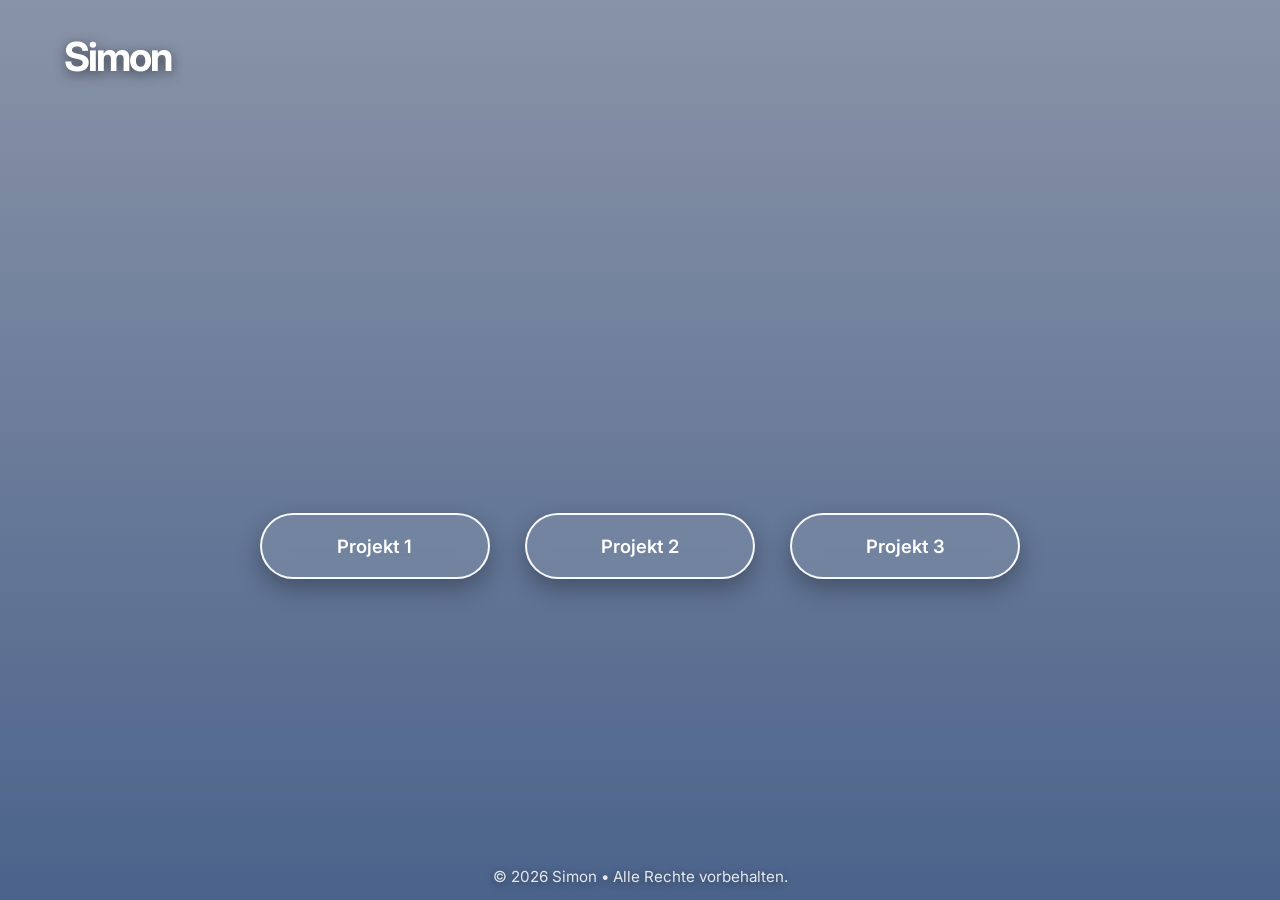
<file: index.html>
<!DOCTYPE html>
<html lang="de">
<!-- HOME -->
<head>
    <meta charset="UTF-8">
    <meta name="viewport" content="width=device-width, initial-scale=1.0">
    <title>Willkommen!</title>
    <style>
        @import url('https://fonts.googleapis.com/css2?family=Inter:wght@400;500;600&display=swap');

        * {
            margin: 0;
            padding: 0;
            box-sizing: border-box;
        }

        body {
            font-family: 'Inter', sans-serif;
            color: white;
            min-height: 100vh;
            background: linear-gradient(rgba(20, 40, 80, 0.5), rgba(30, 60, 110, 0.8)),
                        url('https://images.unsplash.com/photo-1506905925346-21bda4d32df4') center/cover no-repeat fixed;
            background-attachment: fixed;
            position: relative;
        }

        header {
            padding: 2rem 5%;
            display: flex;
            align-items: center;
            justify-content: space-between;
        }

        .logo {
            font-size: 2.5rem;
            font-weight: 700;
            letter-spacing: -2px;
            color: white;
            text-decoration: none;
            text-shadow: 0 3px 12px rgba(0,0,0,0.5);
        }

        .hero {
            text-align: center;
            padding: 16vh 5% 12vh;
        }

        .hero h1 {
            font-size: 4.8rem;
            margin-bottom: 1rem;
            font-weight: 600;
            text-shadow: 0 4px 20px rgba(0,0,0,0.6);
        }

        .hero p {
            font-size: 1.45rem;
            max-width: 620px;
            margin: 0 auto;
            opacity: 0.95;
            text-shadow: 0 3px 12px rgba(0,0,0,0.5);
        }

        .buttons {
            display: flex;
            justify-content: center;
            gap: 2.2rem;
            flex-wrap: wrap;
            padding: 25rem 5% 6rem;
        }

        .btn {
            padding: 1.25rem 3.2rem;
            font-size: 1.15rem;
            font-weight: 600;
            border: 2px solid rgba(255,255,255,0.95);
            border-radius: 50px;
            background: rgba(255,255,255,0.1);
            color: white;
            text-decoration: none;
            transition: all 0.35s ease;
            backdrop-filter: blur(12px);
            min-width: 230px;
            text-align: center;
            box-shadow: 0 10px 25px rgba(0,0,0,0.3);
        }

        .btn:hover {
            background: white;
            color: #1a2e5c09;
            transform: translateY(-8px);
            box-shadow: 0 20px 40px rgba(0,0,0,0.4);
        }

        footer {
            text-align: center;
            padding-top: 12rem;
            opacity: 0.85;
            font-size: 0.95rem;
            text-shadow: 0 2px 10px rgba(0,0,0,0.6);
        }
    </style>
</head>
<body>
    <header>
        <a href="#" class="logo">Simon</a>
    </header> 

    <div class="buttons">
        <a href="projects/paolina/index.html" class="btn">Projekt 1</a>
        <a href="#" class="btn">Projekt 2</a>
        <a href="#" class="btn">Projekt 3</a>
    </div>

    <footer>
        &copy; 2026 Simon • Alle Rechte vorbehalten.
    </footer>
</body>
</html>
</file>
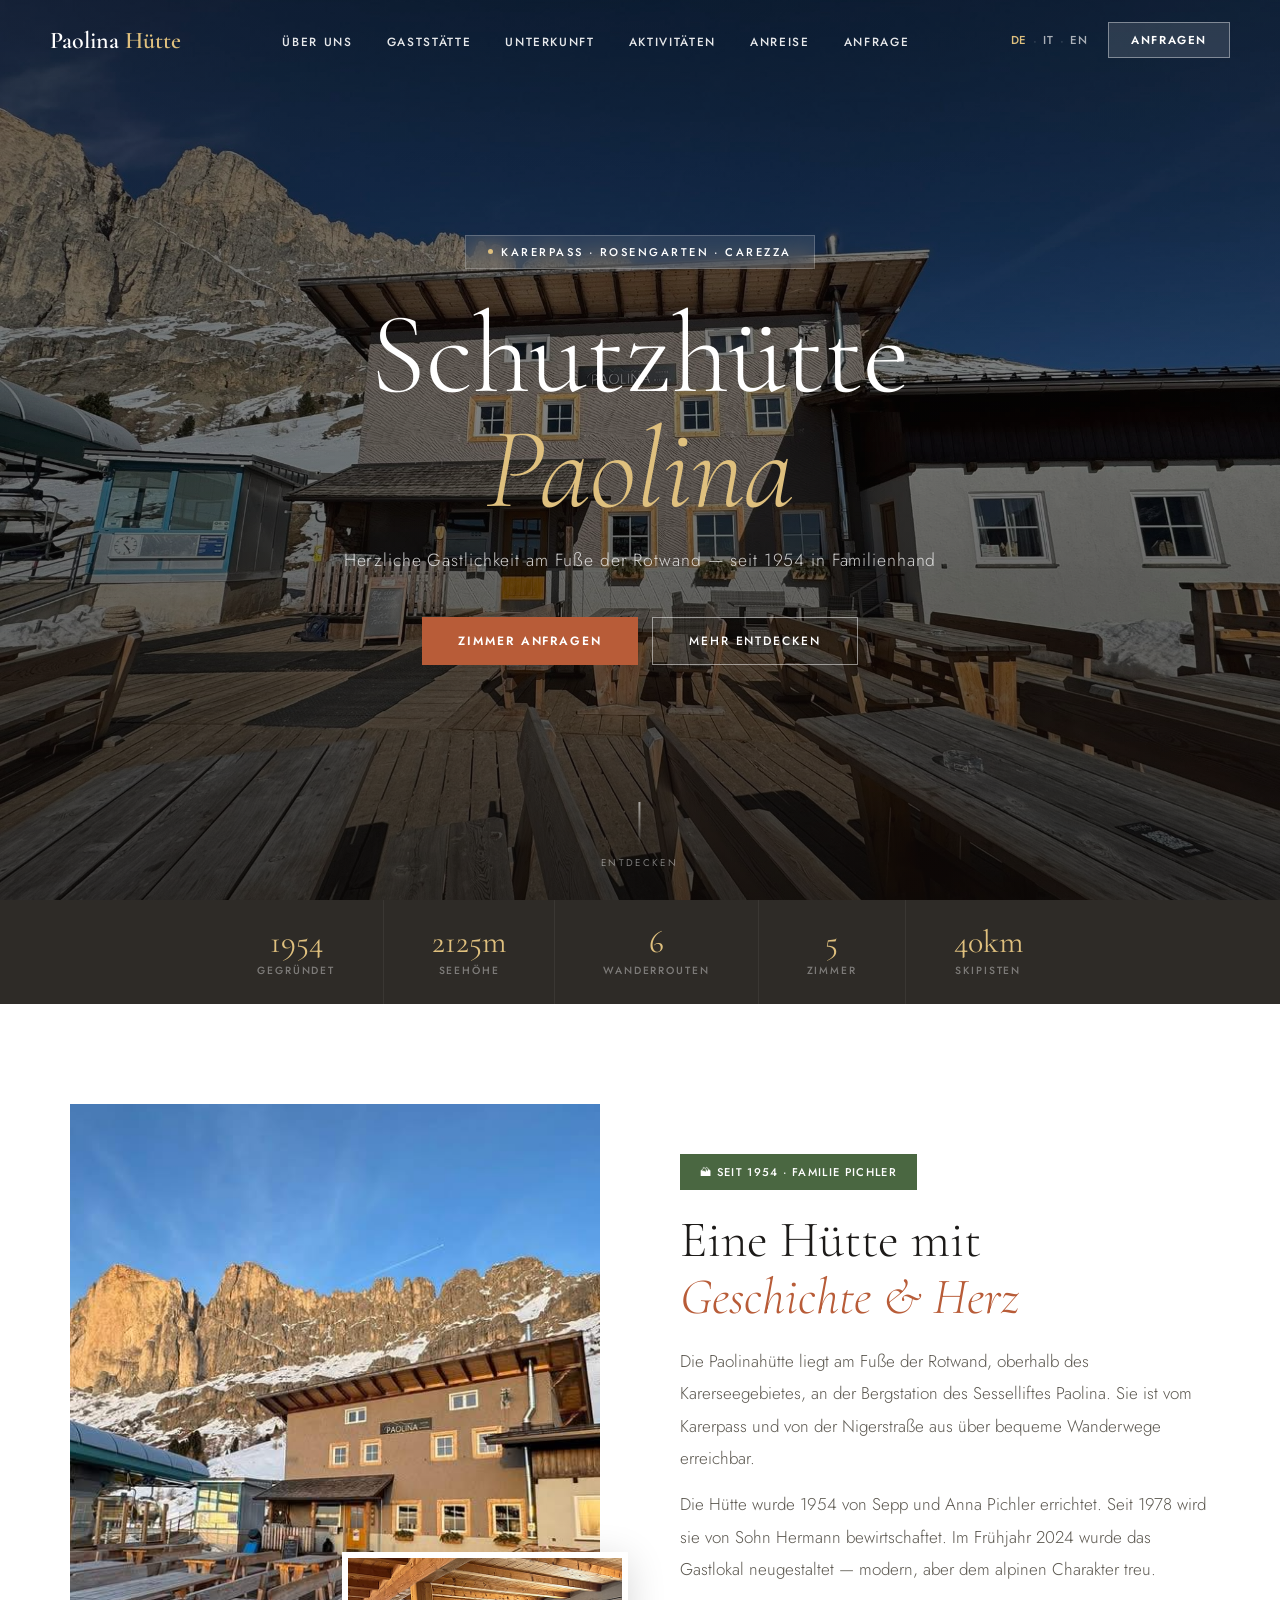
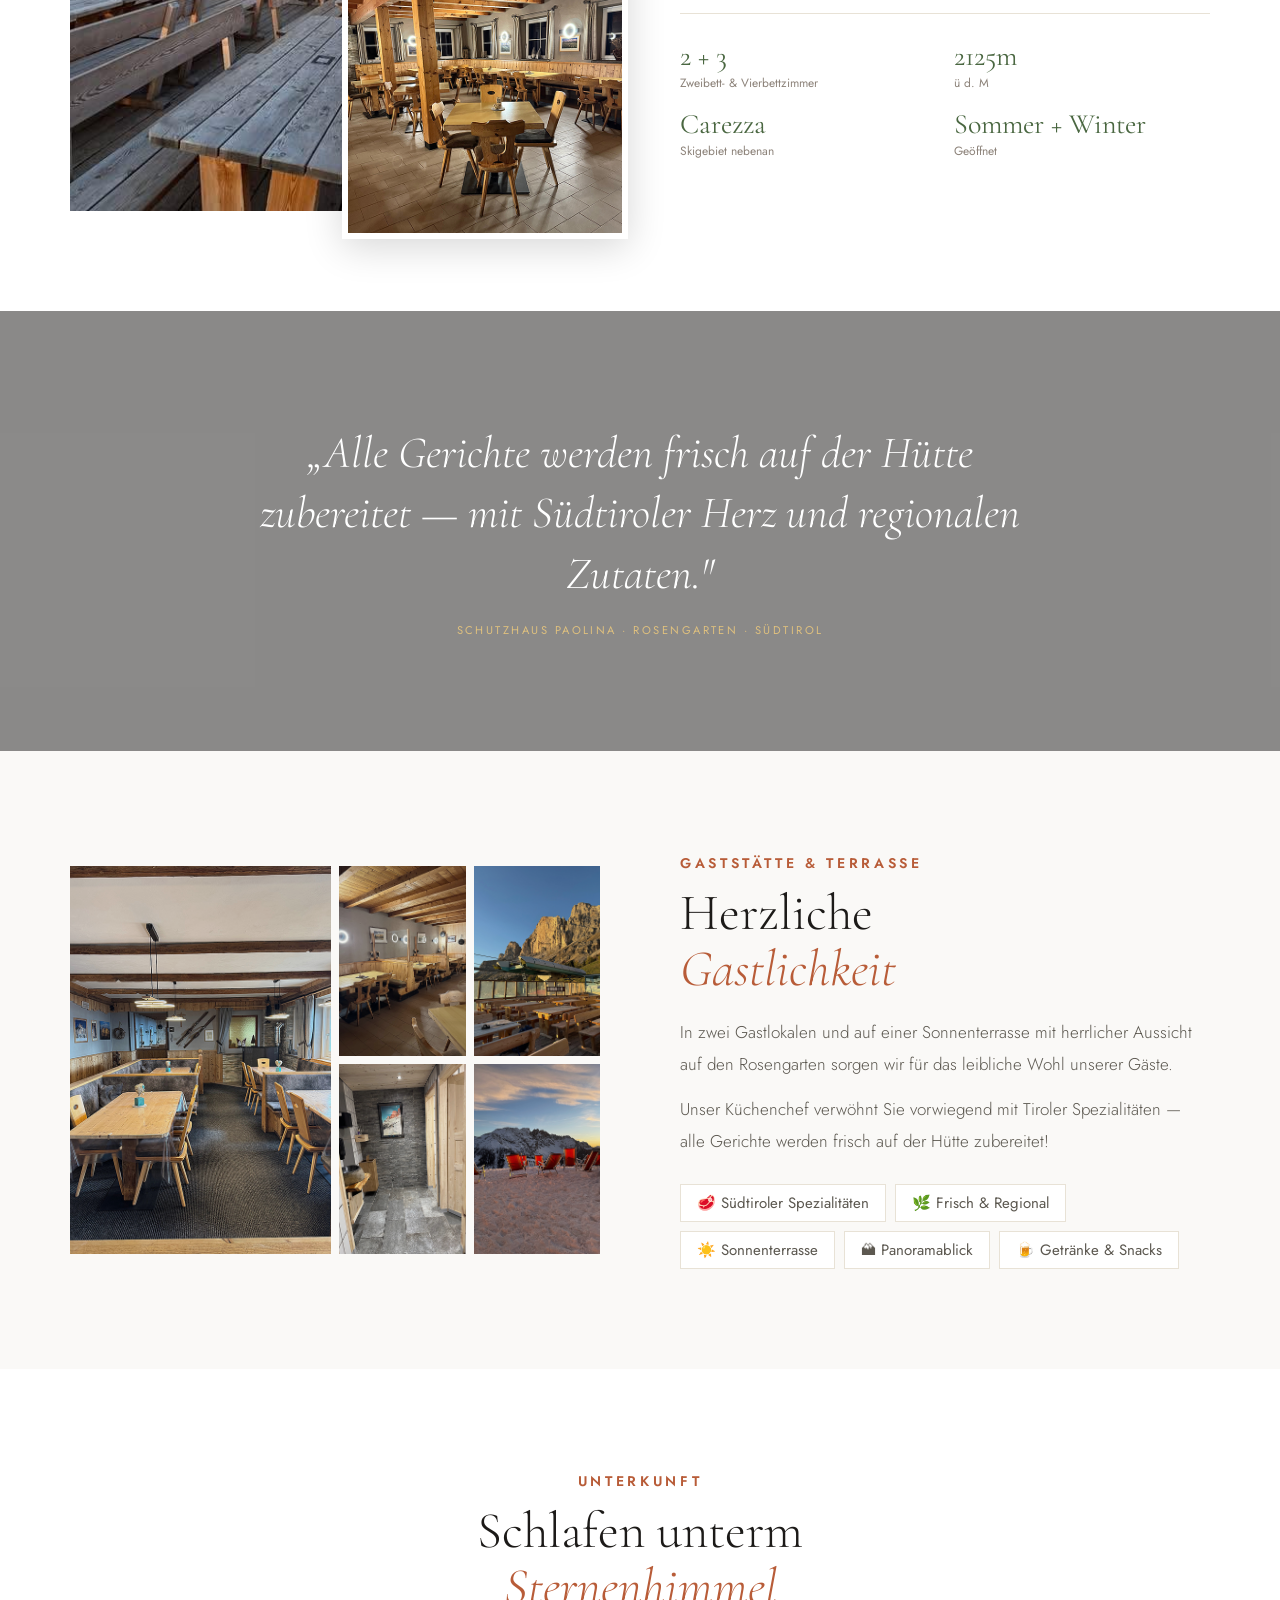
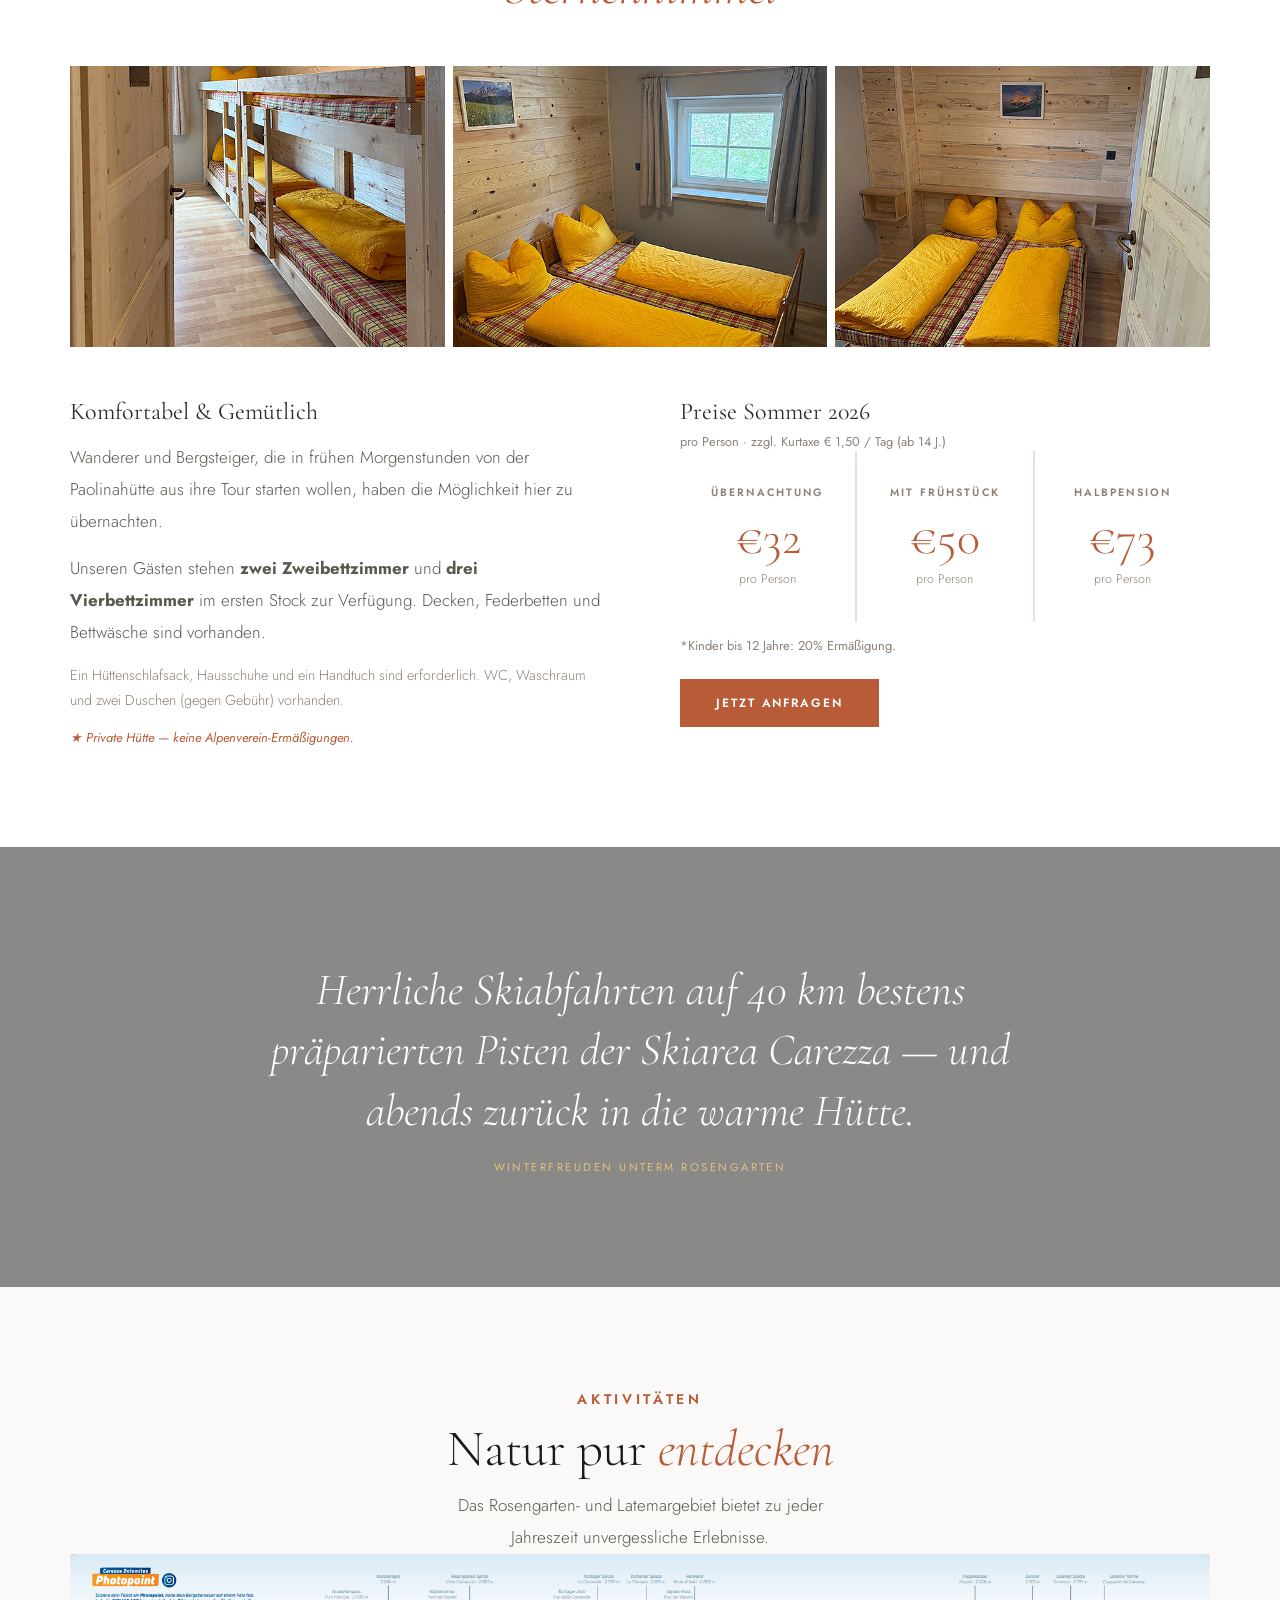
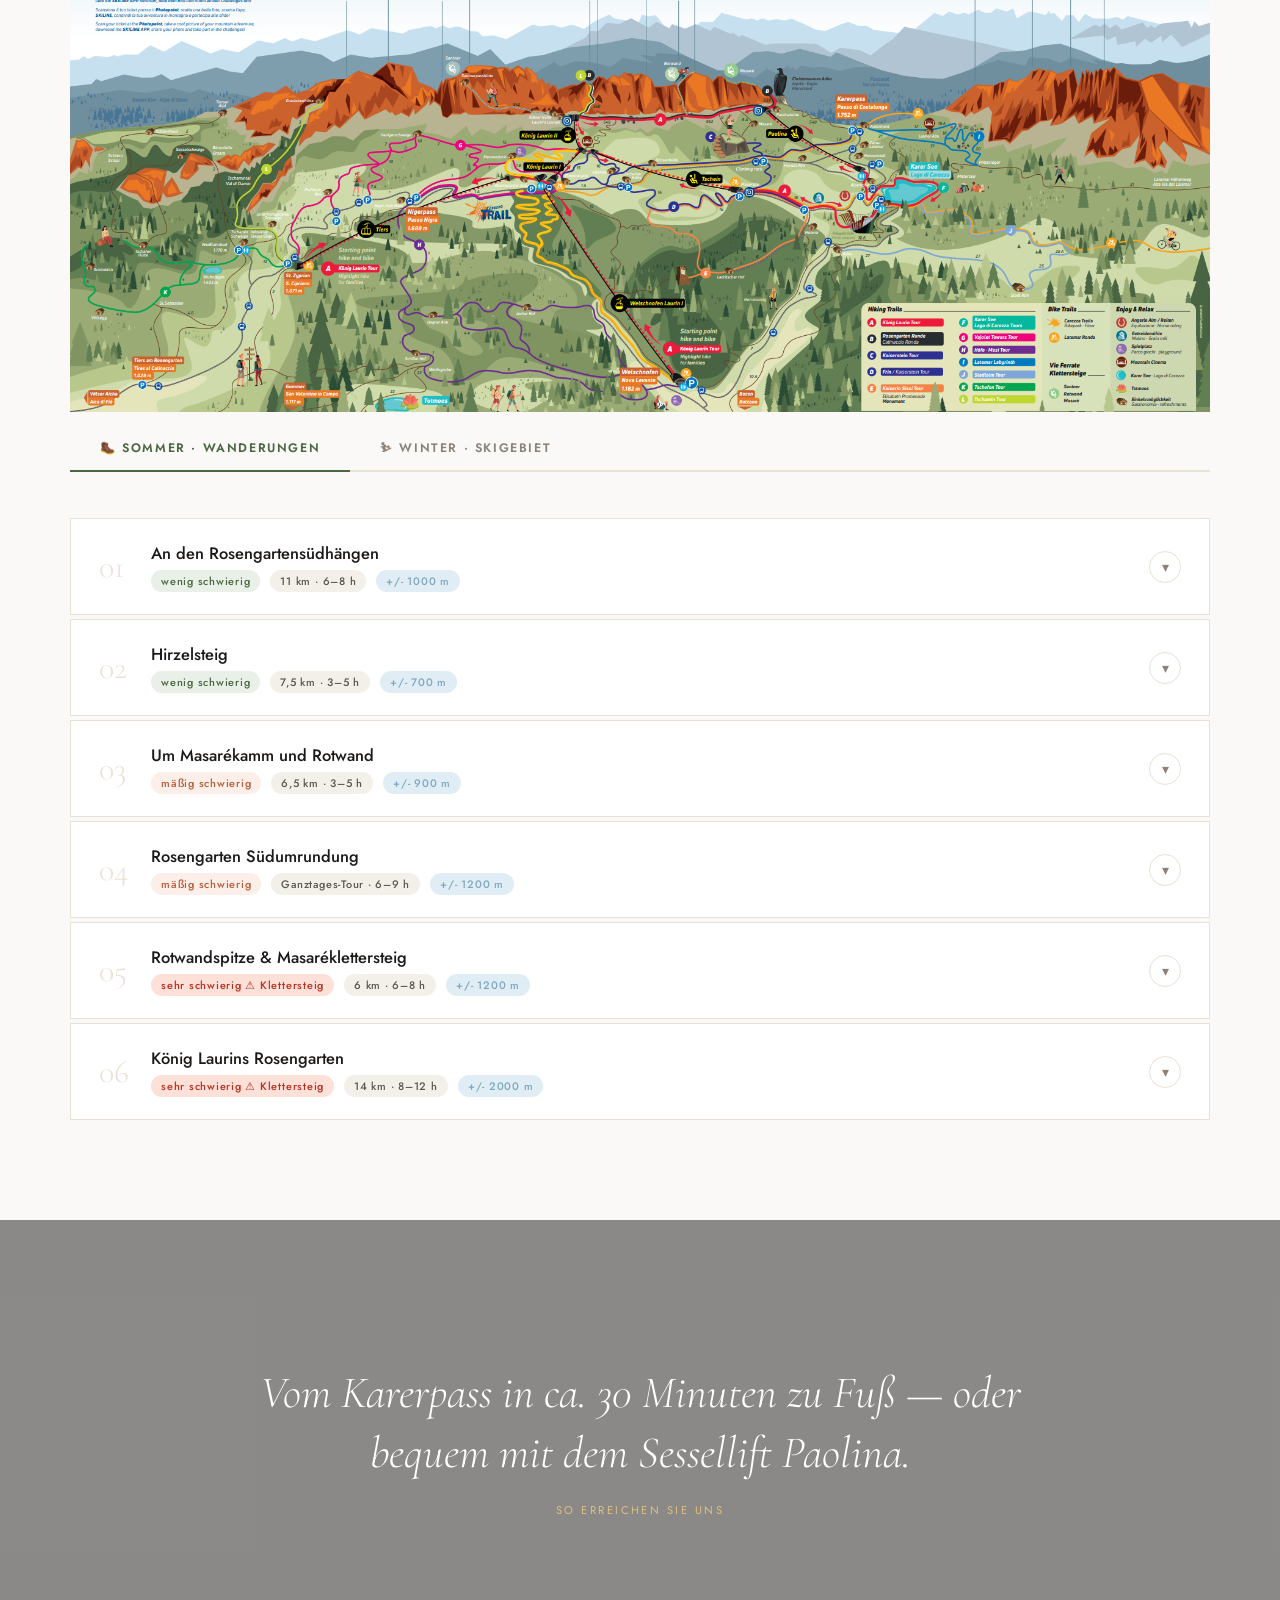
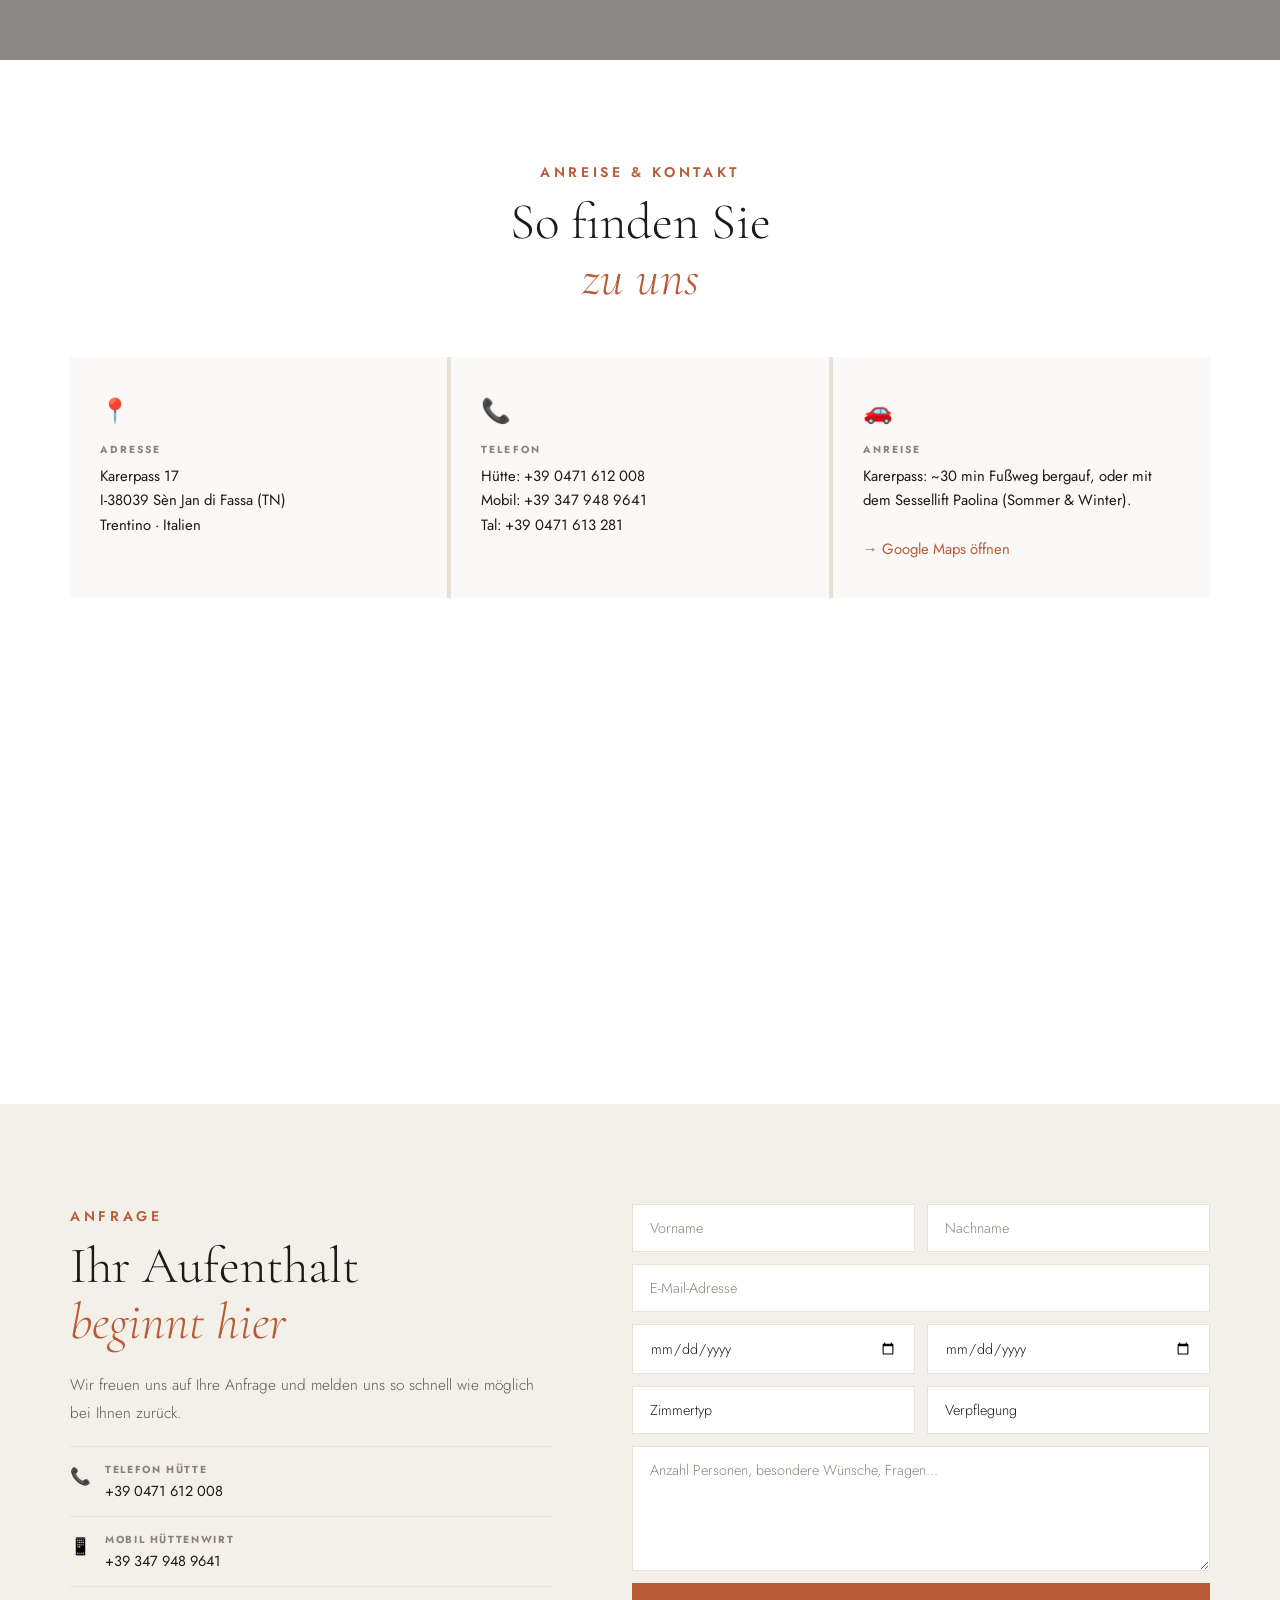
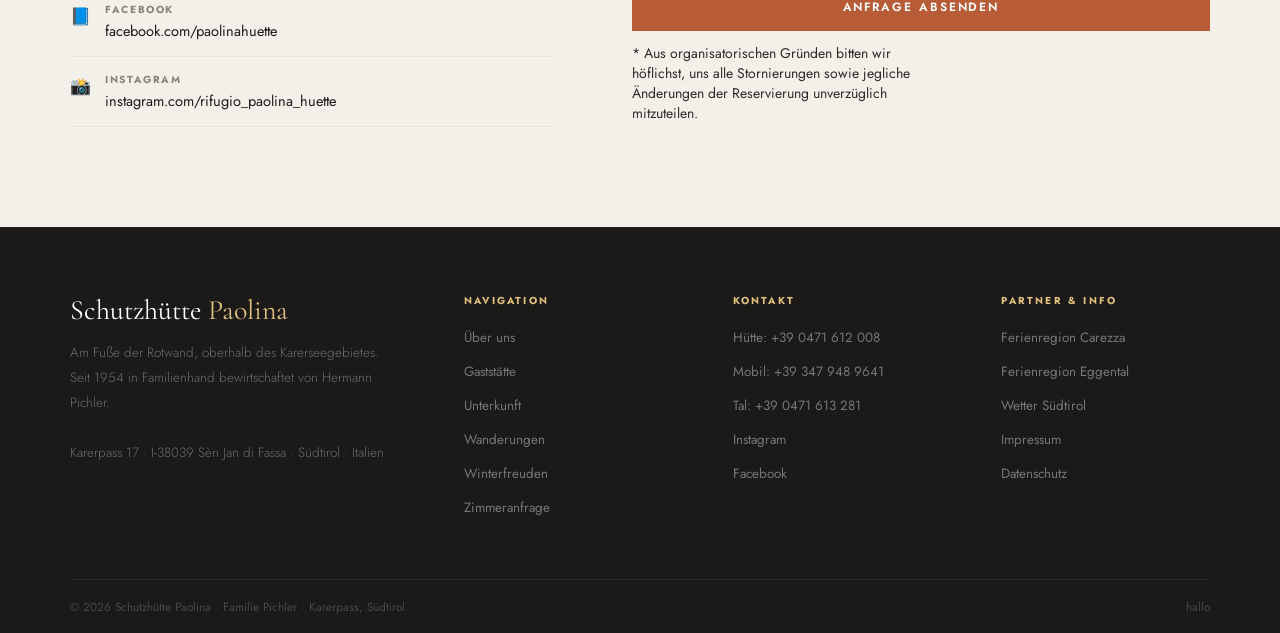
<file: projects/paolina/index.html>
<!DOCTYPE html>
<html lang="de">
<head>
    <meta charset="UTF-8">
    <meta name="viewport" content="width=device-width, initial-scale=1.0">
    <link rel="icon" type="image/png" href="bilder/icons8-berg-48.png">
    <title>Schutzhütte Paolina</title>
    <link rel="preconnect" href="https://fonts.googleapis.com">
    <link href="https://fonts.googleapis.com/css2?family=Cormorant+Garamond:ital,wght@0,300;0,400;0,600;1,300;1,400&family=Jost:wght@300;400;500;600&display=swap" rel="stylesheet">
    <link rel="stylesheet" href="style.css">
</head>
<body>

<!-- NAV -->
<nav id="nav">
  <a href="#hero" class="nav-logo">Paolina <span>Hütte</span></a>
  <ul class="nav-center">
    <li><a href="#ueber" class="nav-link">Über uns</a></li>
    <li><a href="#gaststaette" class="nav-link">Gaststätte</a></li>
    <li><a href="#unterkunft" class="nav-link">Unterkunft</a></li>
    <li><a href="#aktivitaeten" class="nav-link">Aktivitäten</a></li>
    <li><a href="#anreise" class="nav-link">Anreise</a></li>
    <li><a href="#anfrage" class="nav-link">Anfrage</a></li>
  </ul>
  <div class="nav-right">
    <div class="nav-lang">
      <a href="#" class="on">DE</a><span>·</span>
      <a href="#">IT</a><span>·</span>
      <a href="#">EN</a>
    </div>
    <a href="#anfrage" class="nav-cta">Anfragen</a>
  </div>
</nav>

<!-- START -->
<section id="hero">
  <div class="hero-bg" id="heroBg"></div>
  <div class="hero-grad"></div>
  <div class="hero-content">
    <div class="hero-badge">Karerpass · Rosengarten · Carezza</div>
    <h1 class="hero-title">Schutzhütte<br><em>Paolina</em></h1>
    <p class="hero-sub">Herzliche Gastlichkeit am Fuße der Rotwand — seit 1954 in Familienhand</p>
    <div class="hero-btns">
      <a href="#unterkunft" class="btn-solid">Zimmer anfragen</a>
      <a href="#ueber" class="btn-ghost">Mehr entdecken</a>
    </div>
  </div>
  <div class="hero-scroll">
    <div class="scroll-line"></div>
    <span>Entdecken</span>
  </div>
</section>

<!-- U1 -->
<div class="stripe">
  <div class="stripe-item"><div class="sv">1954</div><div class="sl">Gegründet</div></div>
  <div class="stripe-item"><div class="sv">2125m</div><div class="sl">Seehöhe</div></div>
  <div class="stripe-item"><div class="sv">6</div><div class="sl">Wanderrouten</div></div>
  <div class="stripe-item"><div class="sv">5</div><div class="sl">Zimmer</div></div>
  <div class="stripe-item"><div class="sv">40km</div><div class="sl">Skipisten</div></div>
</div>

<!-- UEBER UNS -->
<section id="ueber">
  <div class="sec">
    <div class="two-col">
      <div class="img-stack reveal">
        <img class="img-main" src="bilder/huette-ausen.jpg" alt="Paolinahütte mit Rotwand">
        <img class="img-inset" src="bilder/gaststaette1.jpg" alt="Gaststätte">
      </div>
      <div class="reveal d1">
        <div class="ueber-badge">🏔 Seit 1954 · Familie Pichler</div>
        <h2 class="sec-h">Eine Hütte mit<br><em>Geschichte & Herz</em></h2>
        <p class="p-body">Die Paolinahütte liegt am Fuße der Rotwand, oberhalb des Karerseegebietes, an der Bergstation des Sesselliftes Paolina. Sie ist vom Karerpass und von der Nigerstraße aus über bequeme Wanderwege erreichbar.</p>
        <p class="p-body">Die Hütte wurde 1954 von Sepp und Anna Pichler errichtet. Seit 1978 wird sie von Sohn Hermann bewirtschaftet. Im Frühjahr 2024 wurde das Gastlokal neugestaltet — modern, aber dem alpinen Charakter treu.</p>
        <div class="facts">
          <div class="fact"><div class="fact-n">2 + 3</div><div class="fact-l">Zweibett- & Vierbettzimmer</div></div>
          <div class="fact"><div class="fact-n">2125m</div><div class="fact-l">ü d. M</div></div>
          <div class="fact"><div class="fact-n">Carezza</div><div class="fact-l">Skigebiet nebenan</div></div>
          <div class="fact"><div class="fact-n">Sommer + Winter</div><div class="fact-l">Geöffnet</div></div>
        </div>
      </div>
    </div>
  </div>
</section>

<!-- U2 -->
<div class="para" style="background-image:url('bilder/gaststaette4.png');">
  <div class="para-inner">
    <blockquote>„Alle Gerichte werden frisch auf der Hütte zubereitet — mit Südtiroler Herz und regionalen Zutaten."</blockquote>
    <cite>Schutzhaus Paolina · Rosengarten · Südtirol</cite>
  </div>
</div>

<!-- GASTSTAETTE -->
<section id="gaststaette" class="bg-off">
  <div class="sec">
    <div class="two-col rev">
      <div class="reveal">
        <span class="sec-tag">Gaststätte & Terrasse</span>
        <h2 class="sec-h">Herzliche<br><em>Gastlichkeit</em></h2>
        <p class="sec-lead">In zwei Gastlokalen und auf einer Sonnenterrasse mit herrlicher Aussicht auf den Rosengarten sorgen wir für das leibliche Wohl unserer Gäste.</p>
        <p class="sec-lead" style="margin-top:13px;">Unser Küchenchef verwöhnt Sie vorwiegend mit Tiroler Spezialitäten — alle Gerichte werden frisch auf der Hütte zubereitet!</p>
        <div class="gast-tags">
          <span class="tag">🥩 Südtiroler Spezialitäten</span>
          <span class="tag">🌿 Frisch & Regional</span>
          <span class="tag">☀️ Sonnenterrasse</span>
          <span class="tag">🏔 Panoramablick</span>
          <span class="tag">🍺 Getränke & Snacks</span>
        </div>
      </div>
      <div class="mosaic reveal d1">
        <img class="big" src="bilder/gaststaette2.jpg" alt="Gastronomie">
        <img src="bilder/gaststaette3.jpg" alt="Gastronomie">
        <img src="bilder/terrasse1.jpg" alt="Gastronomie">
        <img src="bilder/badezimmer1.jpg" alt="Gastronomie">
        <img src="bilder/terrasse2.jpg" alt="Gastronomie">
      </div>
    </div>
  </div>
</section>

<!-- UNTERKUNFT -->
<section id="unterkunft">
  <div class="sec">
    <div style="text-align:center;margin-bottom:50px;">
      <span class="sec-tag reveal">Unterkunft</span>
      <h2 class="sec-h reveal" style="max-width:480px;margin:0 auto;">Schlafen unterm<br><em>Sternenhimmel</em></h2>
    </div>
    <div class="room-gal reveal">
      <img src="bilder/zimmer1.jpg" alt="Vierbettzimmer">
      <img src="bilder/zimmer2.jpg" alt="Zweibettzimmer">
      <img src="bilder/zimmer3.jpg" alt="Zweibettzimmer">
    </div>
    <div class="two-col" style="align-items:start;margin-top:50px;">
      <div class="reveal">
        <h3 style="font-family:'Cormorant Garamond',serif;font-size:1.5rem;font-weight:400;margin-bottom:15px;">Komfortabel & Gemütlich</h3>
        <p class="p-body">Wanderer und Bergsteiger, die in frühen Morgenstunden von der Paolinahütte aus ihre Tour starten wollen, haben die Möglichkeit hier zu übernachten.</p>
        <p class="p-body">Unseren Gästen stehen <strong>zwei Zweibettzimmer</strong> und <strong>drei Vierbettzimmer</strong> im ersten Stock zur Verfügung. Decken, Federbetten und Bettwäsche sind vorhanden.</p>
        <p style="font-size:0.9rem;color:var(--text-light);line-height:1.8;font-weight:300;">Ein Hüttenschlafsack, Hausschuhe und ein Handtuch sind erforderlich. WC, Waschraum und zwei Duschen (gegen Gebühr) vorhanden.</p>
        <p style="margin-top:14px;font-size:0.81rem;color:var(--rust);font-style:italic;">★ Private Hütte — keine Alpenverein-Ermäßigungen.</p>
      </div>
      <div class="reveal d1">
        <h3 style="font-family:'Cormorant Garamond',serif;font-size:1.5rem;font-weight:400;margin-bottom:6px;">Preise Sommer 2026</h3>
        <p style="font-size:0.8rem;color:var(--text-light);margin-bottom:0;">pro Person · zzgl. Kurtaxe € 1,50 / Tag (ab 14 J.)</p>
        <div class="price-row">
          <div class="pbox"><div class="pbox-l">Übernachtung</div><div class="pbox-p">€32</div><div class="pbox-s">pro Person</div></div>
          <div class="pbox"><div class="pbox-l">mit Frühstück</div><div class="pbox-p">€50</div><div class="pbox-s">pro Person</div></div>
          <div class="pbox"><div class="pbox-l">Halbpension</div><div class="pbox-p">€73</div><div class="pbox-s">pro Person</div></div>
        </div>
        <p style="margin-top:13px;font-size:0.81rem;color:var(--text-light);line-height:1.72;">*Kinder bis 12 Jahre: 20% Ermäßigung.</p>
        <div style="margin-top:22px;"><a href="#anfrage" class="btn-solid">Jetzt anfragen</a></div>
      </div>
    </div>
  </div>
</section>

<!-- U3 -->
<div class="para" style="background-image:url('bilder/skigebiet1.jpg');">
  <div class="para-inner">
    <blockquote>Herrliche Skiabfahrten auf 40 km bestens präparierten Pisten der Skiarea Carezza — und abends zurück in die warme Hütte.</blockquote>
    <cite>Winterfreuden unterm Rosengarten</cite>
  </div>
</div>

<!-- AKTIVITAETEN -->
<section id="aktivitaeten" class="bg-off">
  <div class="sec">
    <div style="text-align:center;margin-bottom:14px;">
      <span class="sec-tag reveal">Aktivitäten</span>
      <h2 class="sec-h reveal" style="max-width:520px;margin:0 auto 12px;">Natur pur <em>entdecken</em></h2>
      <p class="sec-lead reveal" style="margin:0 auto;text-align:center;">Das Rosengarten- und Latemargebiet bietet zu jeder <br>Jahreszeit unvergessliche Erlebnisse.</p>
      <div class="wk"><img src="bilder/wanderkarte1.png" alt="Wanderkarte Carezza" onclick="openLb(this)"></div>
    </div>

    <div class="stabs reveal">
      <div class="stab on" data-tab="sommer">🥾 Sommer · Wanderungen</div>
      <div class="stab" data-tab="winter">⛷ Winter · Skigebiet</div>
    </div>

    <!-- SOMMER TAB -->
    <div class="tab on" id="tab-sommer">
      <div class="wlist">

        <!-- Route 1 -->
        <div class="wi">
          <div class="wh">
            <div class="whl">
              <div class="wnum">01</div>
              <div>
                <div class="wname">An den Rosengartensüdhängen</div>
                <div class="wmeta">
                  <span class="wp p-g">wenig schwierig</span>
                  <span class="wp p-x">11 km · 6–8 h</span>
                  <span class="wp p-b">+/- 1000 m</span>
                </div>
              </div>
            </div>
            <div class="warr">▾</div>
          </div>
          <div class="wb">
            <div class="wbi">
              <p style="font-size:0.76rem;color:var(--text-light);margin-bottom:5px;text-transform:uppercase;letter-spacing:0.1em;">Route</p>
              <p style="font-size:0.9rem;color:var(--text-mid);margin-bottom:0;">Talstation Paolinalift → Karerpass → Pederivaschwaige → Paolinahütte → Masaréhütte → Talstation Paolinalift</p>
              <div class="wstats">
                <div class="wsb"><div class="wsv">11 km</div><div class="wsk">Länge</div></div>
                <div class="wsb"><div class="wsv">2–4 h</div><div class="wsk">Gehzeit</div></div>
                <div class="wsb"><div class="wsv">±1000m</div><div class="wsk">Höhenmeter</div></div>
                <div class="wsb"><div class="wsv">2350m</div><div class="wsk">Höchster Punkt</div></div>
                <div class="wsb"><div class="wsv">★☆☆</div><div class="wsk">Schwierigkeit</div></div>
              </div>
              <p class="wdesc">Startend am Parkplatz der Talstation des Paolina-Sesselliftes führt die Tour längs der Passstraße ostwärts, biegt am Karerpass vor dem Hotel Savoy links in den Weg mit der Markierung Nr. 548 ab 
                               und steigt mäßig an bis zur Baita M. Pederiva. Von dort in westlicher Richtung (Markierung Nr. 549) zum Christomannos-Denkmal und weiter steil abwärts der Markierung 539 folgend zur Paolinahütte. 
                               Der Rückweg erfolgt auf dem Weg Nr. 552 zur Masarèhütte, dann weiter auf dem Forstweg Richtung Westen. Für müde gewordene Wanderer bietet sich der Rückweg auf dem Paolinalift ab der Paolinahütte an.</p>
              <div class="wimgs">
                <div class="wimgs-wrap"><img src="bilder/wanderroute1/wanderkarte1.jpg" alt="Wanderkarte" onclick="openLb(this)"><div class="wcap">Wanderkarte</div></div>
                <div class="wimgs-wrap"><img src="bilder/wanderroute1/karerpass.jpg" alt="Karerpass" onclick="openLb(this)"><div class="wcap">Karerpass</div></div>
                <div class="wimgs-wrap"><img src="bilder/wanderroute1/fensterturm.jpg" alt="Fensterlturm" onclick="openLb(this)"><div class="wcap">Fensterlturm</div></div>
                <div class="wimgs-wrap"><img src="bilder/wanderroute1/alte-paolinahuette.jpg" alt="Paolinahütte" onclick="openLb(this)"><div class="wcap">Paolinahütte</div></div>
              </div>
            </div>
          </div>
        </div>

        <!-- Route 2 -->
        <div class="wi">
          <div class="wh">
            <div class="whl">
              <div class="wnum">02</div>
              <div>
                <div class="wname">Hirzelsteig</div>
                <div class="wmeta">
                  <span class="wp p-g">wenig schwierig</span>
                  <span class="wp p-x">7,5 km · 3–5 h</span>
                  <span class="wp p-b">+/- 700 m</span>
                </div>
              </div>
            </div>
            <div class="warr">▾</div>
          </div>
          <div class="wb">
            <div class="wbi">
              <p style="font-size:0.76rem;color:var(--text-light);margin-bottom:5px;text-transform:uppercase;letter-spacing:0.1em;">Route</p>
              <p style="font-size:0.9rem;color:var(--text-mid);margin-bottom:0;">Paolinahütte → Christomannosdenkmal → Rosengartenhütte → Paolinahütte</p>
              <div class="wstats">
                <div class="wsb"><div class="wsv">7,5 km</div><div class="wsk">Länge</div></div>
                <div class="wsb"><div class="wsv">3–5 h</div><div class="wsk">Gehzeit</div></div>
                <div class="wsb"><div class="wsv">±700m</div><div class="wsk">Höhenmeter</div></div>
                <div class="wsb"><div class="wsv">2390m</div><div class="wsk">Rosengartenhütte</div></div>
                <div class="wsb"><div class="wsv">★☆☆</div><div class="wsk">Schwierigkeit</div></div>
              </div>
              <p class="wdesc">Der Hirzelweg bietet allen Bergwanderbegeisterten eine nicht allzu anstrengende Tour unter den bizarren Gipfeln des Rosengarten mit fantastischer Aussicht auf die westliche Südtiroler Bergwelt. 
                               Ausgehend von der Paolinahütte führt die Route auf dem Weg Nr. 539 steil ostwärts zum Christomannosdenkmal, von dort auf dem oberen Steig Nr. 549 zuerst westwärts dann in nördlicher Richtung zur 
                               Rosengartenhütte. Der Rückweg erfolgt auf dem unteren Hirzelsteig (Nr. 552) leicht absteigend zum Ausgangspunkt.</p>
              <div class="wimgs">
                <div class="wimgs-wrap"><img src="bilder/wanderroute2/hohenprofil.jpg" alt="Höhenprofil" onclick="openLb(this)"><div class="wcap">Höhenprofil</div></div>
                <div class="wimgs-wrap"><img src="bilder/wanderroute2/christomannosdenkmal.jpg" alt="Christomannosdenkmal" onclick="openLb(this)"><div class="wcap">Christomannosdenkmal</div></div>
                <div class="wimgs-wrap"><img src="bilder/wanderroute2/masarekamm.jpg" alt="Masarèkamm" onclick="openLb(this)"><div class="wcap">Masarèkamm</div></div>
                <div class="wimgs-wrap"><img src="bilder/wanderroute2/wegweiser.jpg" alt="Wegweiser" onclick="openLb(this)"><div class="wcap">Wegweiser</div></div>
              </div>
            </div>
          </div>
        </div>

        <!-- Route 3 -->
        <div class="wi">
          <div class="wh">
            <div class="whl">
              <div class="wnum">03</div>
              <div>
                <div class="wname">Um Masarékamm und Rotwand</div>
                <div class="wmeta">
                  <span class="wp p-o">mäßig schwierig</span>
                  <span class="wp p-x">6,5 km · 3–5 h</span>
                  <span class="wp p-b">+/- 900 m</span>
                </div>
              </div>
            </div>
            <div class="warr">▾</div>
          </div>
          <div class="wb">
            <div class="wbi">
              <p style="font-size:0.76rem;color:var(--text-light);margin-bottom:5px;text-transform:uppercase;letter-spacing:0.1em;">Route</p>
              <p style="font-size:0.9rem;color:var(--text-mid);margin-bottom:0;">Paolinahütte → Christomannosdenkmal → Rotwandhütte (Ostertaghütte) → Vajolonpass → Paolinahütte</p>
              <div class="wstats">
                <div class="wsb"><div class="wsv">6,5 km</div><div class="wsk">Länge</div></div>
                <div class="wsb"><div class="wsv">3–5 h</div><div class="wsk">Gehzeit</div></div>
                <div class="wsb"><div class="wsv">±900m</div><div class="wsk">Höhenmeter</div></div>
                <div class="wsb"><div class="wsv">2560m</div><div class="wsk">Vajolonpass</div></div>
                <div class="wsb"><div class="wsv">★★☆</div><div class="wsk">Schwierigkeit</div></div>
              </div>
              <p class="wdesc">Die nicht allzu anstrengende Rundwanderung startet bei der Paolinahütte und führt ostwärts auf steilem Weg (Nr. 539) zum Christomannosdenkmal, dann leicht abwärts mit der 
                               Markierung Nr. 549 zur Rotwandhütte (Ostertaghütte). Von dort in nördlicher Richtung auf dem Weg Nr. 541 bis zur Abzweigung zum Vajolonpass, dann steil der Markierung 
                               Nr. 551 folgend zur höchsten Wegstelle. Weiter steil abwärts auf etwas rutschigem Steig zum Hirzelsteig und schließlich südwärts zurück zur Paolinahütte.</p>
              <div class="wimgs">
                <div class="wimgs-wrap"><img src="bilder/wanderroute3/rotwand.jpg" alt="Rotwand" onclick="openLb(this)"><div class="wcap">Rotwand Abendrot</div></div>
                <div class="wimgs-wrap"><img src="bilder/wanderroute3/malga-soler.jpg" alt="Malga Soler" onclick="openLb(this)"><div class="wcap">Malga Soler</div></div>
                <div class="wimgs-wrap"><img src="bilder/wanderroute3/latemar.jpg" alt="Latemar" onclick="openLb(this)"><div class="wcap">Latemar</div></div>
                <div class="wimgs-wrap"><img src="bilder/wanderroute3/huette.jpg" alt="Hütte" onclick="openLb(this)"><div class="wcap">Paolinahütte</div></div>
              </div>
            </div>
          </div>
        </div>

        <!-- Route 4 -->
        <div class="wi">
          <div class="wh">
            <div class="whl">
              <div class="wnum">04</div>
              <div>
                <div class="wname">Rosengarten Südumrundung</div>
                <div class="wmeta">
                  <span class="wp p-o">mäßig schwierig</span>
                  <span class="wp p-x">Ganztages-Tour · 6–9 h</span>
                  <span class="wp p-b">+/- 1200 m</span>
                </div>
              </div>
            </div>
            <div class="warr">▾</div>
          </div>
          <div class="wb">
            <div class="wbi">
              <p style="font-size:0.76rem;color:var(--text-light);margin-bottom:5px;text-transform:uppercase;letter-spacing:0.1em;">Route</p>
              <p style="font-size:0.9rem;color:var(--text-mid);margin-bottom:0;">Paolinahütte → Rosengartensüdhang → Rotwandhütte → Vajolonpass → Paolinahütte</p>
              <div class="wstats">
                <div class="wsb"><div class="wsv">lang</div><div class="wsk">Länge</div></div>
                <div class="wsb"><div class="wsv">6–9 h</div><div class="wsk">Gehzeit</div></div>
                <div class="wsb"><div class="wsv">±1200m</div><div class="wsk">Höhenmeter</div></div>
                <div class="wsb"><div class="wsv">2500m</div><div class="wsk">Höchster Punkt</div></div>
                <div class="wsb"><div class="wsv">★★☆</div><div class="wsk">Schwierigkeit</div></div>
              </div>
              <p class="wdesc">Eine beeindruckende Rundwanderung entlang der Südhänge des Rosengartens mit wechselnden Perspektiven auf das mächtige Felsmassiv. Die Tour verbindet mehrere Schutzhütten 
                               und bietet immer wieder atemberaubende Ausblicke auf das Latemargebiet und die umliegenden Dolomitengipfel. Ideal für erfahrene Wanderer, die einen langen Bergtag genießen wollen.</p>
              <div class="wimgs">
                <div class="wimgs-wrap"><img src="bilder/wanderroute4/latemar-abendrot.jpg" alt="Latemar Abendrot" onclick="openLb(this)"><div class="wcap">Latemar Abendrot</div></div>
                <div class="wimgs-wrap"><img src="bilder/wanderroute4/latemar.jpg" alt="Latemar" onclick="openLb(this)"><div class="wcap">Latemar</div></div>
                <div class="wimgs-wrap"><img src="bilder/wanderroute4/masarekamm.jpg" alt="Masarèkamm" onclick="openLb(this)"><div class="wcap">Masarèkamm</div></div>
                <div class="wimgs-wrap"><img src="bilder/wanderroute4/karerpass.jpg" alt="Karerpass" onclick="openLb(this)"><div class="wcap">Karerpass</div></div>
              </div>
            </div>
          </div>
        </div>

        <!-- Route 5 -->
        <div class="wi">
          <div class="wh">
            <div class="whl">
              <div class="wnum">05</div>
              <div>
                <div class="wname">Rotwandspitze & Masaréklettersteig</div>
                <div class="wmeta">
                  <span class="wp p-r">sehr schwierig ⚠ Klettersteig</span>
                  <span class="wp p-x">6 km · 6–8 h</span>
                  <span class="wp p-b">+/- 1200 m</span>
                </div>
              </div>
            </div>
            <div class="warr">▾</div>
          </div>
          <div class="wb">
            <div class="wbi">
              <div class="warning-bar">⚠ Klettersteigausrüstung erforderlich: Gurt, Karabiner, Helm</div>
              <p style="font-size:0.76rem;color:var(--text-light);margin-bottom:5px;text-transform:uppercase;letter-spacing:0.1em;">Route</p>
              <p style="font-size:0.9rem;color:var(--text-mid);margin-bottom:0;">Paolinahütte → Vajolonpass → Rotwandspitze → Masaréklettersteig → Rotwandhütte → Paolinahütte</p>
              <div class="wstats">
                <div class="wsb"><div class="wsv">6 km</div><div class="wsk">Länge</div></div>
                <div class="wsb"><div class="wsv">4–6 h</div><div class="wsk">Gehzeit</div></div>
                <div class="wsb"><div class="wsv">±1200m</div><div class="wsk">Höhenmeter</div></div>
                <div class="wsb"><div class="wsv">2806m</div><div class="wsk">Rotwandspitze</div></div>
                <div class="wsb"><div class="wsv">★★★</div><div class="wsk">Sehr schwierig</div></div>
              </div>
              <p class="wdesc">Die Rundwanderung startet bei der Paolinahütte und führt nordwärts leicht ansteigend der Markierung Nr. 552 folgend bis zur Abzweigung zum Vajolonpass, dann in östlicher Richtung 
                               auf dem steilen Steig Nr. 551. Auf dem gut gesicherten Klettersteig — Ausrüstung unbedingt notwendig — geht's hinauf auf die Rotwandspitze (2806m). Der Abstieg erfolgt zuerst auf 
                              dem Klettersteig dem Masarékamm entlang, dann in östlicher Richtung zur Rotwandhütte.</p>
              <div class="wimgs">
                <div class="wimgs-wrap"><img src="bilder/wanderroute5/rotwand.jpg" alt="Rotwand" onclick="openLb(this)"><div class="wcap">Rotwand</div></div>
                <div class="wimgs-wrap"><img src="bilder/wanderroute5/masarekamm.jpg" alt="Masarèkamm" onclick="openLb(this)"><div class="wcap">Masarèkamm</div></div>
                <div class="wimgs-wrap"><img src="bilder/wanderroute5/fensterlturm.jpg" alt="Fensterlturm" onclick="openLb(this)"><div class="wcap">Fensterlturm</div></div>
                <div class="wimgs-wrap"><img src="bilder/wanderroute5/huettengaudi.jpg" alt="Hüttengaudi" onclick="openLb(this)"><div class="wcap">Hüttengaudi</div></div>
              </div>
            </div>
          </div>
        </div>

        <!-- Route 6 -->
        <div class="wi">
          <div class="wh">
            <div class="whl">
              <div class="wnum">06</div>
              <div>
                <div class="wname">König Laurins Rosengarten</div>
                <div class="wmeta">
                  <span class="wp p-r">sehr schwierig ⚠ Klettersteig</span>
                  <span class="wp p-x">14 km · 8–12 h</span>
                  <span class="wp p-b">+/- 2000 m</span>
                </div>
              </div>
            </div>
            <div class="warr">▾</div>
          </div>
          <div class="wb">
            <div class="wbi">
              <div class="warning-bar">⚠ Nur für erfahrene Berggeher mit Klettersteigausrüstung und sehr guter Kondition!</div>
              <p style="font-size:0.76rem;color:var(--text-light);margin-bottom:5px;text-transform:uppercase;letter-spacing:0.1em;">Route</p>
              <p style="font-size:0.9rem;color:var(--text-mid);margin-bottom:0;">Paolinahütte → Rosengartenhütte → Santnerpassklettersteig → Vajolethütte → Zigoladepass → Paolinahütte</p>
              <div class="wstats">
                <div class="wsb"><div class="wsv">14 km</div><div class="wsk">Länge</div></div>
                <div class="wsb"><div class="wsv">8–12 h</div><div class="wsk">Gehzeit</div></div>
                <div class="wsb"><div class="wsv">±2000m</div><div class="wsk">Höhenmeter</div></div>
                <div class="wsb"><div class="wsv">2730m</div><div class="wsk">Santnerpass</div></div>
                <div class="wsb"><div class="wsv">★★★</div><div class="wsk">Sehr schwierig</div></div>
              </div>
              <p class="wdesc">Wer eine gute Kondition hat, über Klettersteigerfahrung verfügt und entsprechend ausgerüstet ist, kann sich diese wunderschöne Tour in das Reich von König Laurin 
                               zwischen der Rosengartenspitze und den Vajolettürmen vornehmen. Von der Paolinahütte auf dem Weg Nr. 552, anschließend Nr. 549 zur Rosengartenhütte. 
                               Der Santnerpassklettersteig (Markierung S) ist mit Seilen und Leitern gesichert — teils ausgesetzt und steil führt er in König Laurins Rosengarten. Über den Santnerpass, 
                               an der Gartlhütte vorbei zwischen Rosengartenspitze und Vajolettürmen zur Vajolethütte, dann weiter über den Zigoladepass zurück zur Paolinahütte.</p>
              <div class="wimgs">
                <div class="wimgs-wrap"><img src="bilder/wanderroute6/schneelbild.jpg" alt="Schneebild" onclick="openLb(this)"><div class="wcap">Schneebild</div></div>
                <div class="wimgs-wrap"><img src="bilder/wanderroute6/christomannosdenkmal.jpg" alt="Christomannosdenkmal" onclick="openLb(this)"><div class="wcap">Christomannosdenkmal</div></div>
                <div class="wimgs-wrap"><img src="bilder/wanderroute6/latemar.jpg" alt="Latemar" onclick="openLb(this)"><div class="wcap">Latemar</div></div>
                <div class="wimgs-wrap"><img src="bilder/wanderroute6/karerpass.jpg" alt="Karerpass" onclick="openLb(this)"><div class="wcap">Karerpass</div></div>
              </div>
            </div>
          </div>
        </div>

      </div><!-- /wlist -->
    </div><!-- /tab-sommer -->

    <!-- WINTER TAB -->
    <div class="tab" id="tab-winter">
      <div class="wgrid">
        <div class="wcard">
          <img class="wc-img" src="bilder/skigebiet-carezza.jpg" alt="Skigebiet Carezza">
          <div class="wc-body">
            <div class="wc-ico">⛷</div>
            <div class="wc-title">Skigebiet Carezza</div>
            <p class="wc-desc">40 km bestens präparierte Pisten mit 12 Aufstiegsanlagen. Für Anfänger und erfahrene Skifahrer — Carezza bietet für jeden etwas.</p>
          </div>
        </div>
        <div class="wcard">
          <img class="wc-img" src="bilder/schnee-huette.jpg" alt="Schneehütte">
          <div class="wc-body">
            <div class="wc-ico">🥾</div>
            <div class="wc-title">Winterwanderungen</div>
            <p class="wc-desc">Fantastische Winterlandschaften im Rosengarten- und Latemargebiet — traumhafte Touren durch tiefverschneite Wälder und über sonnige Hochplateaus.</p>
          </div>
        </div>
        <div class="wcard">
          <img class="wc-img" src="bilder/abendrot-rotwand.jpg" alt="Abendrot-Rotwand">
          <div class="wc-body">
            <div class="wc-ico">🌅</div>
            <div class="wc-title">Sonnenbäder & Panorama</div>
            <p class="wc-desc">Sonnenbäder in glasklarer Bergluft auf 1850m. Das Abendrot über Rotwand und Latemar — ein unvergesslicher Anblick von unserer Terrasse.</p>
          </div>
        </div>
      </div>
      <div class="photo-row">
        <img src="bilder/abendrot-rotwand.jpg" alt="Abendrot-Rotwand">
        <img src="bilder/huettengaudi.jpg" alt="Hüttengaudi">
        <img src="bilder/latemar.jpg" alt="Latemar">
        <img src="bilder/huette.jpg" alt="Hütte">
      </div>
    </div>

  </div><!-- /sec -->
</section>

<!-- U4 -->
<div class="para" style="background-image:url('bilder/huette-ausen3.jpg');">
  <div class="para-inner">
    <blockquote>Vom Karerpass in ca. 30 Minuten zu Fuß — oder bequem mit dem Sessellift Paolina.</blockquote>
    <cite>So erreichen Sie uns</cite>
  </div>
</div>

<!-- ANREISE / KONTAKT -->
<section id="anreise">
  <div class="sec">
    <div style="text-align:center;margin-bottom:20px;">
      <span class="sec-tag reveal">Anreise & Kontakt</span>
      <h2 class="sec-h reveal" style="max-width:460px;margin:0 auto;">So finden Sie<br><em>zu uns</em></h2>
    </div>
    <div class="ccs reveal">
      <div class="cc">
        <div class="cc-ico">📍</div>
        <div class="cc-l">Adresse</div>
        <div class="cc-v">Karerpass 17<br>I-38039 Sèn Jan di Fassa (TN)<br>Trentino · Italien</div>
      </div>
      <div class="cc">
        <div class="cc-ico">📞</div>
        <div class="cc-l">Telefon</div>
        <div class="cc-v">
          Hütte: <a href="tel:+390471612008">+39 0471 612 008</a><br>
          Mobil: <a href="tel:+393479489641">+39 347 948 9641</a><br>
          Tal: <a href="tel:+390471613281">+39 0471 613 281</a>
        </div>
      </div>
      <div class="cc">
        <div class="cc-ico">🚗</div>
        <div class="cc-l">Anreise</div>
        <div class="cc-v">Karerpass: ~30 min Fußweg bergauf, oder mit dem Sessellift Paolina (Sommer & Winter).<br><br><a href="https://maps.google.com/?q=Schutzhaus+Paolina" target="_blank" style="color:var(--rust);">→ Google Maps öffnen</a></div>
      </div>
    </div>
    <iframe class="map-frame reveal"
      src="https://www.google.com/maps?q=46.4155058,11.6146815&z=18&t=k&output=embed"
      allowfullscreen loading="lazy" title="Karte Schutzhaus Paolina">
    </iframe>
  </div>
</section>

<!-- ANFRAGE -->
<section id="anfrage" class="bg-light">
  <div class="sec">
    <div class="af-grid">
      <div>
        <span class="sec-tag reveal">Anfrage</span>
        <h2 class="sec-h reveal">Ihr Aufenthalt<br><em>beginnt hier</em></h2>
        <p class="reveal" style="font-size:0.96rem;color:var(--text-mid);line-height:1.88;font-weight:300;">Wir freuen uns auf Ihre Anfrage und melden uns so schnell wie möglich bei Ihnen zurück.</p>
        <div class="af-detail reveal"><div class="af-ico">📞</div><div><div class="af-ll">Telefon Hütte</div><div class="af-vv"><a href="tel:+390471612008">+39 0471 612 008</a></div></div></div>
        <div class="af-detail reveal"><div class="af-ico">📱</div><div><div class="af-ll">Mobil Hüttenwirt</div><div class="af-vv"><a href="tel:+393479489641">+39 347 948 9641</a></div></div></div>
        <div class="af-detail reveal"><div class="af-ico">📘</div><div><div class="af-ll">Facebook</div><div class="af-vv"><a href="https://facebook.com/paolinahuette" target="_blank">facebook.com/paolinahuette</a></div></div></div>
        <div class="af-detail reveal"><div class="af-ico">📸</div><div><div class="af-ll">Instagram</div><div class="af-vv"><a href="https://instagram.com/rifugio_paolina_huette/" target="_blank">instagram.com/rifugio_paolina_huette</a></div></div></div>
      </div>
      <div class="reveal d1">
        <form class="af-form" onsubmit="handleForm(event)">
          <input type="text" placeholder="Vorname" required>
          <input type="text" placeholder="Nachname" required>
          <input class="full" type="email" placeholder="E-Mail-Adresse" required>
          <input type="date" title="Anreise">
          <input type="date" title="Abreise">
          <select><option value="" disabled selected>Zimmertyp</option><option>Zweibettzimmer</option><option>Vierbettzimmer</option></select>
          <select><option value="" disabled selected>Verpflegung</option><option>Nur Übernachtung – € 32</option><option>mit Frühstück – € 50</option><option>Halbpension – € 73</option></select>
          <textarea class="full" placeholder="Anzahl Personen, besondere Wünsche, Fragen..."></textarea>
          <div class="full"><button type="submit" class="btn-solid" style="width:100%;font-family:'Jost',sans-serif;">Anfrage absenden</button></div>
          <p style="font-size: 14px;">* Aus organisatorischen Gründen bitten wir höflichst, uns alle Stornierungen sowie jegliche Änderungen der Reservierung unverzüglich mitzuteilen.</p>
        </form>
      </div>
    </div>
  </div>
</section>

<!-- FOOTER -->
<footer>
  <div class="fg">
    <div>
      <div class="fb-logo">Schutzhütte <span>Paolina</span></div>
      <p class="fb-p">Am Fuße der Rotwand, oberhalb des Karerseegebietes. <br> Seit 1954 in Familienhand bewirtschaftet von Hermann Pichler.<br><br>Karerpass 17 · I-38039 Sèn Jan di Fassa · Südtirol · Italien</p>
    </div>
    <div class="fc">
      <h4>Navigation</h4>
      <ul>
        <li><a href="#ueber">Über uns</a></li>
        <li><a href="#gaststaette">Gaststätte</a></li>
        <li><a href="#unterkunft">Unterkunft</a></li>
        <li><a href="#aktivitaeten">Wanderungen</a></li>
        <li><a href="#aktivitaeten">Winterfreuden</a></li>
        <li><a href="#anfrage">Zimmeranfrage</a></li>
      </ul>
    </div>
    <div class="fc">
      <h4>Kontakt</h4>
      <ul>
        <li><a href="tel:+390471612008">Hütte: +39 0471 612 008</a></li>
        <li><a href="tel:+393479489641">Mobil: +39 347 948 9641</a></li>
        <li><a href="tel:+390471613281">Tal: +39 0471 613 281</a></li>
        <li><a href="https://www.instagram.com/rifugio_paolina_huette" target="_blank">Instagram</a></li>
        <li><a href="https://facebook.com/paolinahuette" target="_blank">Facebook</a></li>
      </ul>
    </div>
    <div class="fc">
      <h4>Partner & Info</h4>
      <ul>
        <li><a href="https://carezza.it/de" target="_blank">Ferienregion Carezza</a></li>
        <li><a href="https://eggental.com/de" target="_blank">Ferienregion Eggental</a></li>
        <li><a href="https://wetter.provinz.bz.it/de/home" target="_blank">Wetter Südtirol</a></li>
        <li><a href="impressum.html">Impressum</a></li>
        <li><a href="impressum.html">Datenschutz</a></li>
      </ul>
    </div>
  </div>
  <div class="fb">
    <p>© 2026 Schutzhütte Paolina · Familie Pichler · Karerpass, Südtirol</p>
    <p>hallo</p>
  </div>
</footer>

<button id="topBtn" onclick="scrollToTop()">↑</button>

<div id="lb" class="lb" onclick="closeLb()">
  <span class="lb-x" onclick="closeLb()">×</span>
  <img id="lb-img">
</div>

<script>
// Nav scroll
const nav = document.getElementById('nav');
window.addEventListener('scroll', () => { nav.classList.toggle('solid', scrollY > 50); });

// Scroll Up
function scrollToTop() {
  window.scrollTo({ top: 0, behavior: "smooth" });
}

// Button Scroll
window.addEventListener("scroll", function () {
  const btn = document.getElementById("topBtn");

  if (window.scrollY > 200) {
    btn.style.display = "block";
  } else {
    btn.style.display = "none";
  }
});

// Bigger Pictures
function openLb(img) {
  const lb = document.getElementById("lb");
  const lbImg = document.getElementById("lb-img");

  console.log(img.src); // debug
  lbImg.src = img.src;

  lb.classList.add("show");
}

function closeLb() {
  document.getElementById("lb").classList.remove("show");
}

// Hero parallax trigger
window.addEventListener('load', () => { document.getElementById('heroBg').classList.add('loaded'); });

// Smooth scroll
document.querySelectorAll('a[href^="#"]').forEach(a => {
  a.addEventListener('click', e => {
    const t = document.querySelector(a.getAttribute('href'));
    if(t){ e.preventDefault(); window.scrollTo({top: t.getBoundingClientRect().top + scrollY - 80, behavior:'smooth'}); }
  });
});

// Reveal
const revEls = document.querySelectorAll('.reveal');
new IntersectionObserver((entries) => {
  entries.forEach((en, i) => {
    if(en.isIntersecting){ setTimeout(() => en.target.classList.add('vis'), i * 55); }
  });
}, {threshold:0.08}).observe
? (() => { const o = new IntersectionObserver(entries => { entries.forEach((en,i) => { if(en.isIntersecting){ setTimeout(()=>en.target.classList.add('vis'),i*55); } }); },{threshold:0.08}); revEls.forEach(el=>o.observe(el)); })()
: revEls.forEach(el=>el.classList.add('vis'));

// Accordion
document.querySelectorAll('.wh').forEach(hdr => {
  hdr.addEventListener('click', () => {
    const item = hdr.closest('.wi');
    const isOpen = item.classList.contains('open');
    document.querySelectorAll('.wi').forEach(i => i.classList.remove('open'));
    if(!isOpen) item.classList.add('open');
  });
});

// Tabs
document.querySelectorAll('.stab').forEach(tab => {
  tab.addEventListener('click', () => {
    document.querySelectorAll('.stab').forEach(t=>t.classList.remove('on'));
    document.querySelectorAll('.tab').forEach(c=>c.classList.remove('on'));
    tab.classList.add('on');
    document.getElementById('tab-'+tab.dataset.tab).classList.add('on');
  });
});

// Form
function handleForm(e){
  e.preventDefault();
  const btn = e.target.querySelector('button');
  btn.textContent='✓ Anfrage gesendet — Wir melden uns bald!';
  btn.style.background='var(--green)';
  btn.disabled=true;
  setTimeout(()=>{ btn.textContent='Anfrage absenden'; btn.style.background=''; btn.disabled=false; }, 4000);
}
</script>
</body>
</html>
</file>
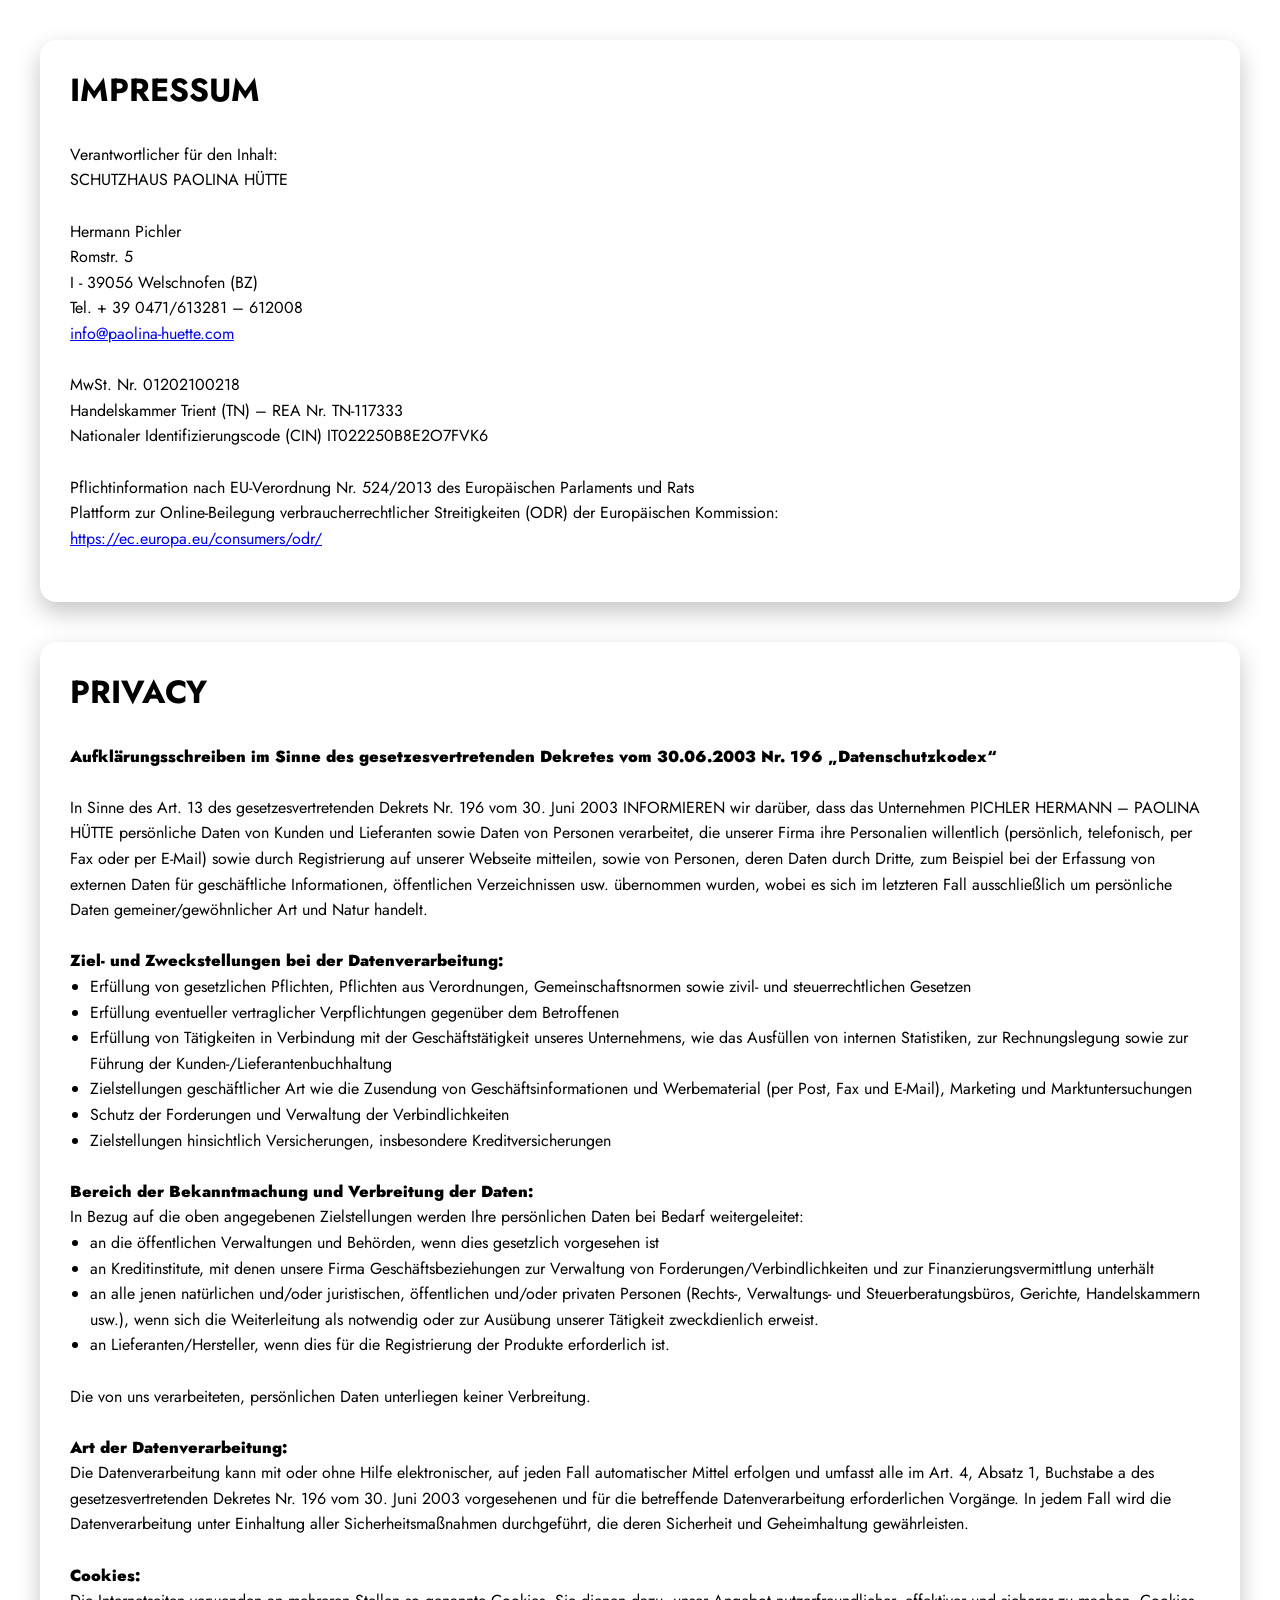
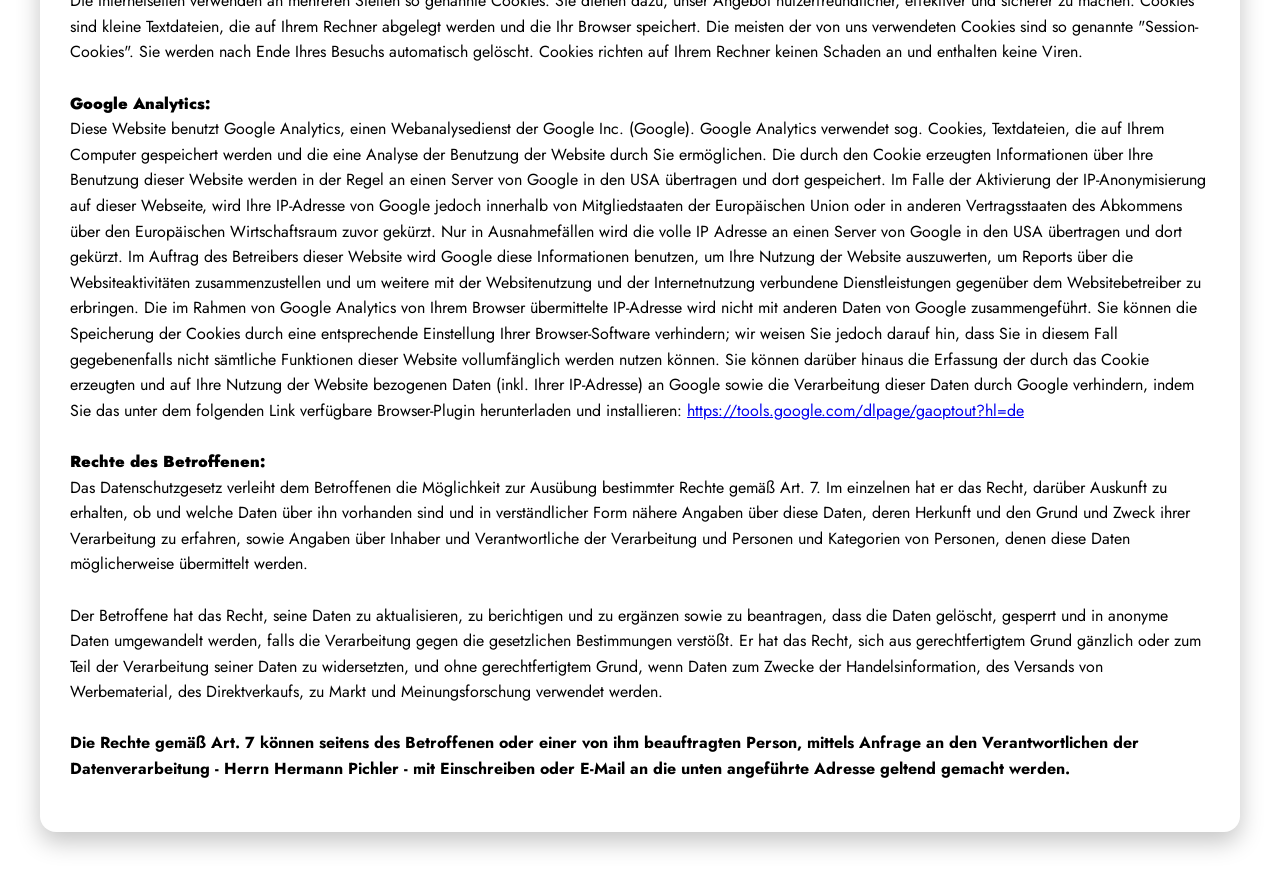
<file: projects/paolina/impressum.html>
<!DOCTYPE html>
<html lang="de">
<head>
    <meta charset="UTF-8">
    <meta name="viewport" content="width=device-width, initial-scale=1.0">
    <link rel="icon" type="image/png" href="bilder/icons8-berg-48.png">
    <title>Impressum</title>
    <link rel="preconnect" href="https://fonts.googleapis.com">
    <link href="https://fonts.googleapis.com/css2?family=Cormorant+Garamond:ital,wght@0,300;0,400;0,600;1,300;1,400&family=Jost:wght@300;400;500;600&display=swap" rel="stylesheet">
    <style>
        *, *::before, *::after { box-sizing: border-box; margin: 0; padding: 0; }
        html { scroll-behavior: smooth; }
        body { font-family: 'Jost', sans-serif; color: var(--text); background: var(--white); overflow-x: hidden; }
        ::-webkit-scrollbar { width: 5px; }
        ::-webkit-scrollbar-thumb { background: var(--gold); }
        div{max-width: 1200px;margin: 40px auto;padding: 25px 30px;background: #ffffff;border-radius: 16px;box-shadow: 0 10px 25px rgba(0, 0, 0, 0.233);line-height: 1.6;}
        .headline{font-weight: 1000;}
        .text{font-size: 16px;}
        ul {list-style-type: disc; padding-left: 20px;}
    </style>
</head>
<body>
    <div class="impressum">
        <h1>IMPRESSUM</h1>
            <p class="text"><br>Verantwortlicher für den Inhalt: <br>SCHUTZHAUS PAOLINA HÜTTE</p>
            <p class="text"><br>Hermann Pichler <br>Romstr. 5 <br>I - 39056 Welschnofen (BZ) <br>Tel.   + 39 0471/613281 – 612008<br><a href="mailto:info@paolina-huette.com">info@paolina-huette.com</a></p>
            <p class="text"><br>MwSt. Nr.  01202100218<br>Handelskammer Trient (TN) – REA Nr. TN-117333 <br>Nationaler Identifizierungscode (CIN)    IT022250B8E2O7FVK6</p>
            <p class="subtext"><br>Pflichtinformation nach EU-Verordnung Nr. 524/2013 des Europäischen Parlaments und Rats<br>Plattform zur Online-Beilegung verbraucherrechtlicher Streitigkeiten (ODR) der Europäischen Kommission:<br>
            <a href="https://ec.europa.eu/consumers/odr/">https://ec.europa.eu/consumers/odr/</a></p>
            <p>&nbsp;</p>
    </div>
    <div class="privacy">
        <h1>PRIVACY</h1>
        <p>&nbsp;</p>
            <article>
                <p class="headline">Aufklärungsschreiben im Sinne des gesetzesvertretenden Dekretes vom 30.06.2003 Nr. 196 „Datenschutzkodex“</p>
                <p>&nbsp;</p>
                    <p class="text">In Sinne des Art. 13 des gesetzesvertretenden Dekrets Nr. 196 vom 30. Juni 2003 INFORMIEREN wir darüber, dass das Unternehmen  PICHLER HERMANN – PAOLINA HÜTTE  persönliche Daten von Kunden und Lieferanten sowie Daten von Personen verarbeitet, 
                        die unserer Firma ihre Personalien willentlich (persönlich, telefonisch, per Fax oder per E-Mail) sowie durch Registrierung auf unserer Webseite mitteilen, sowie von Personen, deren Daten durch Dritte, zum Beispiel bei der Erfassung von externen 
                        Daten für geschäftliche Informationen, öffentlichen Verzeichnissen usw. übernommen wurden, wobei es sich im letzteren Fall ausschließlich um persönliche Daten gemeiner/gewöhnlicher Art und Natur handelt.</p>
                <p>&nbsp;</p>
                <p class="headline">Ziel- und Zweckstellungen bei der Datenverarbeitung:</p>
                <ul>
                    <li>Erfüllung von gesetzlichen Pflichten, Pflichten aus Verordnungen, Gemeinschaftsnormen sowie zivil- und steuerrechtlichen Gesetzen</li>
                    <li>Erfüllung eventueller vertraglicher Verpflichtungen gegenüber dem Betroffenen</li>
                    <li>Erfüllung von Tätigkeiten in Verbindung mit der Geschäftstätigkeit unseres Unternehmens, wie das Ausfüllen von internen Statistiken, zur Rechnungslegung sowie zur Führung der Kunden-/Lieferantenbuchhaltung</li>
                    <li>Zielstellungen geschäftlicher Art wie die Zusendung von Geschäftsinformationen und Werbematerial (per Post, Fax und E-Mail), Marketing und Marktuntersuchungen</li>
                    <li>Schutz der Forderungen und Verwaltung der Verbindlichkeiten</li>
                    <li>Zielstellungen hinsichtlich Versicherungen, insbesondere Kreditversicherungen</li>
                </ul>
                <p>&nbsp;</p>
                <p class="headline">Bereich der Bekanntmachung und Verbreitung der Daten:</p>
                    <p class="text">In Bezug auf die oben angegebenen Zielstellungen werden Ihre persönlichen Daten bei Bedarf weitergeleitet:</p>
                        <ul>
                            <li>an die öffentlichen Verwaltungen und Behörden, wenn dies gesetzlich vorgesehen ist</li>
                            <li>an Kreditinstitute, mit denen unsere Firma Geschäftsbeziehungen zur Verwaltung von Forderungen/Verbindlichkeiten und zur Finanzierungsvermittlung unterhält</li>
                            <li>an alle jenen natürlichen und/oder juristischen, öffentlichen und/oder privaten Personen (Rechts-, Verwaltungs- und Steuerberatungsbüros, Gerichte, Handelskammern usw.), wenn sich die Weiterleitung als notwendig oder zur Ausübung unserer Tätigkeit zweckdienlich erweist.</li>
                            <li>an Lieferanten/Hersteller, wenn dies für die Registrierung der Produkte erforderlich ist.</li>
                        </ul>
                    <p class="text"><br>Die von uns verarbeiteten, persönlichen Daten unterliegen keiner Verbreitung.</p>
                <p>&nbsp;</p>
                <p class="headline">Art der Datenverarbeitung:</p>
                    <p class="text">Die Datenverarbeitung kann mit oder ohne Hilfe elektronischer, auf jeden Fall automatischer Mittel erfolgen und umfasst alle im Art. 4, Absatz 1, Buchstabe a des gesetzesvertretenden Dekretes Nr. 196 vom 30. Juni 2003 vorgesehenen und für die betreffende Datenverarbeitung 
                        erforderlichen Vorgänge. In jedem Fall wird die Datenverarbeitung unter Einhaltung aller Sicherheitsmaßnahmen durchgeführt, die deren Sicherheit und Geheimhaltung gewährleisten.</p>
                <p>&nbsp;</p>
                <p class="headline">Cookies:</p>
                    <p class="text">Die Internetseiten verwenden an mehreren Stellen so genannte Cookies. Sie dienen dazu, unser Angebot nutzerfreundlicher, effektiver und sicherer zu machen. Cookies sind kleine Textdateien, die auf Ihrem Rechner abgelegt werden und die Ihr Browser speichert. Die meisten der 
                        von uns verwendeten Cookies sind so genannte "Session-Cookies". Sie werden nach Ende Ihres Besuchs automatisch gelöscht. Cookies richten auf Ihrem Rechner keinen Schaden an und enthalten keine Viren.</p>
                <p>&nbsp;</p>
                <p class="headline">Google Analytics:</p>
                    <p class="text">Diese Website benutzt Google Analytics, einen Webanalysedienst der Google Inc. (Google). Google Analytics verwendet sog. Cookies, Textdateien, die auf Ihrem Computer gespeichert werden und die eine Analyse der Benutzung der Website durch Sie ermöglichen. Die durch den Cookie 
                        erzeugten Informationen über Ihre Benutzung dieser Website werden in der Regel an einen Server von Google in den USA übertragen und dort gespeichert. Im Falle der Aktivierung der IP-Anonymisierung auf dieser Webseite, wird Ihre IP-Adresse von Google jedoch innerhalb von Mitgliedstaaten 
                        der Europäischen Union oder in anderen Vertragsstaaten des Abkommens über den Europäischen Wirtschaftsraum zuvor gekürzt. Nur in Ausnahmefällen wird die volle IP Adresse an einen Server von Google in den USA übertragen und dort gekürzt. Im Auftrag des Betreibers dieser Website wird Google 
                        diese Informationen benutzen, um Ihre Nutzung der Website auszuwerten, um Reports über die Websiteaktivitäten zusammenzustellen und um weitere mit der Websitenutzung und der Internetnutzung verbundene Dienstleistungen gegenüber dem Websitebetreiber zu erbringen.
                        Die im Rahmen von Google Analytics von Ihrem Browser übermittelte IP-Adresse wird nicht mit anderen Daten von Google zusammengeführt. Sie können die Speicherung der Cookies durch eine entsprechende Einstellung Ihrer Browser-Software verhindern; wir weisen Sie jedoch darauf hin, dass Sie in diesem Fall 
                        gegebenenfalls nicht sämtliche Funktionen dieser Website vollumfänglich werden nutzen können. Sie können darüber hinaus die Erfassung der durch das Cookie erzeugten und auf Ihre Nutzung der Website bezogenen Daten (inkl. Ihrer IP-Adresse) an Google sowie die Verarbeitung dieser Daten durch Google verhindern, 
                        indem Sie das unter dem folgenden Link verfügbare Browser-Plugin herunterladen und installieren: <a href="https://tools.google.com/dlpage/gaoptout?hl=de">https://tools.google.com/dlpage/gaoptout?hl=de</a></p>
                <p>&nbsp;</p>
                <p class="headline">Rechte des Betroffenen:</p>
                    <p class="text">Das Datenschutzgesetz verleiht dem Betroffenen die Möglichkeit zur Ausübung bestimmter Rechte gemäß Art. 7. Im einzelnen hat er das Recht, darüber Auskunft zu erhalten, ob und welche Daten über ihn vorhanden sind und in verständlicher Form nähere Angaben über diese Daten, deren Herkunft und den 
                        Grund und Zweck ihrer Verarbeitung zu erfahren, sowie Angaben über Inhaber und Verantwortliche der Verarbeitung und Personen und Kategorien von Personen, denen diese Daten möglicherweise übermittelt werden.</p>
                    <p class="text"><br>Der Betroffene hat das Recht, seine Daten zu aktualisieren, zu berichtigen und zu ergänzen sowie zu beantragen, dass die Daten gelöscht, gesperrt und in anonyme Daten umgewandelt werden, falls die Verarbeitung gegen die gesetzlichen Bestimmungen verstößt. Er hat das Recht, sich aus gerechtfertigtem 
                        Grund gänzlich oder zum Teil der Verarbeitung seiner Daten zu widersetzten, und ohne gerechtfertigtem Grund, wenn Daten zum Zwecke der Handelsinformation, des Versands von Werbematerial, des Direktverkaufs, zu Markt und Meinungsforschung verwendet werden.</p>
                    <p class="text"><br><strong>Die Rechte gemäß Art. 7 können seitens des Betroffenen oder einer von ihm beauftragten Person, mittels Anfrage an den Verantwortlichen der Datenverarbeitung - Herrn Hermann Pichler - mit Einschreiben oder E-Mail an die unten angeführte Adresse geltend gemacht werden.</strong></p>
                <p>&nbsp;</p>
            </article>
    </div>
</body>
</html>
</file>
<file: projects/paolina/style.css>
:root {
  --nav-h: 80px;
  --white: #ffffff;
  --off-white: #faf9f7;
  --light: #f3f0ea;
  --stone: #e8e2d6;
  --warm-gray: #8c8279;
  --dark: #1c1a18;
  --dark2: #2e2b27;
  --green: #4a6741;
  --rust: #b85c38;
  --rust-light: #d4774f;
  --gold: #c4a35a;
  --gold-light: #dfc07e;
  --sky: #7fa8c0;
  --text: #2e2b27;
  --text-mid: #5c5850;
  --text-light: #8c8279;
}
*, *::before, *::after { box-sizing: border-box; margin: 0; padding: 0; }
html { scroll-behavior: smooth; }
body { font-family: 'Jost', sans-serif; color: var(--text); background: var(--white); overflow-x: hidden; }
::-webkit-scrollbar { width: 5px; }
::-webkit-scrollbar-thumb { background: var(--gold); }

/* NAVIGATION */
#nav {position: fixed; top: 0; left: 0; right: 0; z-index: 200;height: var(--nav-h);display: flex; align-items: center; justify-content: space-between;padding: 0 50px;transition: all 0.4s ease;}
#nav.solid { background: rgba(255,255,255,0.97); box-shadow: 0 1px 20px rgba(0,0,0,0.08); }
#nav.solid .nav-link { color: var(--dark2); }
#nav.solid .nav-logo { color: var(--dark); }
#nav.solid .nav-logo span { color: var(--rust); }
#nav.solid .nav-lang a { color: var(--text-mid); }
#nav.solid .nav-cta { background: var(--rust); color: var(--white); border-color: var(--rust); }
.nav-logo { font-family: 'Cormorant Garamond', serif; font-size: 1.5rem; font-weight: 600; color: var(--white); text-decoration: none; transition: color 0.3s; }
.nav-logo span { color: var(--gold-light); }
.nav-center { display: flex; gap: 34px; list-style: none; }
.nav-link { color: rgba(255,255,255,0.9); text-decoration: none; font-size: 0.74rem; font-weight: 500; letter-spacing: 0.14em; text-transform: uppercase; transition: color 0.2s; }
.nav-link:hover { color: var(--gold-light); }
.nav-right { display: flex; align-items: center; gap: 20px; }
.nav-lang { display: flex; gap: 6px; align-items: center; }
.nav-lang a { color: rgba(255,255,255,0.65); font-size: 0.72rem; font-weight: 500; letter-spacing: 0.08em; text-decoration: none; transition: color 0.2s; }
.nav-lang a:hover, .nav-lang a.on { color: var(--gold-light); }
.nav-lang span { color: rgba(255,255,255,0.25); font-size: 0.8rem; }
.nav-cta { background: rgba(255,255,255,0.12); border: 1.5px solid rgba(255,255,255,0.4); color: var(--white); padding: 9px 22px; font-size: 0.72rem; font-weight: 600; letter-spacing: 0.14em; text-transform: uppercase; text-decoration: none; transition: all 0.3s; }
.nav-cta:hover { background: var(--rust); border-color: var(--rust); }

/* START/HERO */
#hero { position: relative; height: 100vh; min-height: 680px; display: flex; align-items: center; justify-content: center; text-align: center; overflow: hidden; }
.hero-bg { position: absolute; inset: 0 ;background-image: linear-gradient(rgba(0,0,0,0.4), rgba(0,0,0,0.4)), url('bilder/huette-ausen2.jpg') ; background-size: cover; background-position: center 30%; transform: scale(1.06); transition: transform 8s ease;}
.hero-bg.loaded { transform: scale(1); }
.hero-grad { position: absolute; inset: 0; background: linear-gradient(to bottom, rgba(15,12,10,0.35) 0%, rgba(15,12,10,0.18) 45%, rgba(15,12,10,0.6) 100%); }
.hero-content { position: relative; z-index: 2; padding: 20px; max-width: 820px; }
.hero-badge { display: inline-flex; align-items: center; gap: 8px; background: rgba(255,255,255,0.1); backdrop-filter: blur(10px); border: 1px solid rgba(255,255,255,0.22); color: var(--white); padding: 8px 22px; font-size: 0.7rem; font-weight: 500; letter-spacing: 0.22em; text-transform: uppercase; margin-bottom: 28px; opacity: 0; animation: fadeUp 0.9s 0.2s forwards; }
.hero-badge::before { content:''; width:5px; height:5px; background:var(--gold-light); border-radius:50%; }
.hero-title { font-family: 'Cormorant Garamond', serif; font-size: clamp(3.8rem, 9vw, 7.5rem); font-weight: 300; color: var(--white); line-height: 1.0; margin-bottom: 20px; opacity: 0; animation: fadeUp 0.9s 0.4s forwards; }
.hero-title em { font-style: italic; color: var(--gold-light); }
.hero-sub { font-size: clamp(0.95rem, 2vw, 1.1rem); color: rgba(255,255,255,0.78); font-weight: 300; letter-spacing: 0.05em; margin-bottom: 44px; opacity: 0; animation: fadeUp 0.9s 0.6s forwards; }
.hero-btns { display: flex; gap: 14px; justify-content: center; flex-wrap: wrap; opacity: 0; animation: fadeUp 0.9s 0.8s forwards; }
.hero-scroll { position: absolute; bottom: 30px; left: 50%; transform: translateX(-50%); z-index: 2; display: flex; flex-direction: column; align-items: center; gap: 10px; opacity: 0; animation: fadeIn 1s 1.5s forwards; }
.hero-scroll span { font-size: 0.61rem; letter-spacing: 0.24em; color: rgba(255,255,255,0.45); text-transform: uppercase; }
.scroll-line { width: 1.5px; height: 44px; background: linear-gradient(to bottom, rgba(255,255,255,0.6), transparent); animation: pulse 2s ease-in-out infinite; }

/* BUTTON */
.btn-solid { background: var(--rust); color: var(--white); padding: 15px 36px; font-size: 0.75rem; font-weight: 600; letter-spacing: 0.16em; text-transform: uppercase; text-decoration: none; border: none; cursor: pointer; transition: background 0.25s, transform 0.2s; display: inline-block; font-family: 'Jost', sans-serif; }
.btn-solid:hover { background: #9a4828; transform: translateY(-2px); }
.btn-ghost { background: transparent; color: var(--white); padding: 14px 36px; font-size: 0.75rem; font-weight: 500; letter-spacing: 0.16em; text-transform: uppercase; text-decoration: none; border: 1.5px solid rgba(255,255,255,0.5); cursor: pointer; transition: all 0.25s; display: inline-block; font-family: 'Jost', sans-serif; }
.btn-ghost:hover { border-color: var(--gold-light); color: var(--gold-light); transform: translateY(-2px); }
.btn-green { background: var(--green); color: var(--white); padding: 14px 32px; font-size: 0.75rem; font-weight: 600; letter-spacing: 0.14em; text-transform: uppercase; text-decoration: none; border: none; cursor: pointer; transition: all 0.25s; display: inline-block; font-family: 'Jost', sans-serif; }
.btn-green:hover { background: #3a5332; transform: translateY(-2px); }

/* U1-U4 */
.stripe { background: var(--dark2); display: flex; justify-content: center; }
.stripe-item { display: flex; flex-direction: column; align-items: center; padding: 26px 48px; border-right: 1px solid rgba(255,255,255,0.06); min-width: 140px; }
.stripe-item:last-child { border-right: none; }
.sv { font-family: 'Cormorant Garamond', serif; font-size: 2rem; font-weight: 400; color: var(--gold-light); line-height: 1; margin-bottom: 5px; }
.sl { font-size: 0.65rem; font-weight: 500; letter-spacing: 0.18em; text-transform: uppercase; color: rgba(255,255,255,0.38); }
.para { height: 440px; background-attachment: fixed; background-size: cover; background-position: center; position: relative; display: flex; align-items: center; justify-content: center; }
.para::after { content: ''; position: absolute; inset: 0; background: rgba(12,10,8,0.48); }
.para-inner { position: relative; z-index: 1; text-align: center; color: var(--white); padding: 0 40px; max-width: 860px; }
.para-inner blockquote { font-family: 'Cormorant Garamond', serif; font-size: clamp(1.7rem, 3.5vw, 2.8rem); font-style: italic; font-weight: 300; line-height: 1.35; }
.para-inner cite { display: block; margin-top: 18px; font-family: 'Jost', sans-serif; font-size: 0.7rem; letter-spacing: 0.22em; text-transform: uppercase; color: var(--gold-light); font-style: normal; }

/* SECTIONS */
.sec { padding: 100px 70px; max-width: 1280px; margin: 0 auto; }
.bg-off { background: var(--off-white); }
.bg-light { background: var(--light); }
.sec-tag { display: inline-block; font-size: 14px; font-weight: 600; letter-spacing: 0.26em; text-transform: uppercase; color: var(--rust); margin-bottom: 12px; }
.sec-h { font-family: 'Cormorant Garamond', serif; font-size: clamp(2.2rem, 4vw, 3.6rem); font-weight: 300; line-height: 1.1; color: var(--dark); margin-bottom: 20px; }
.sec-h em { font-style: italic; color: var(--rust); }
.sec-lead { font-size: 17px; color: var(--text-mid); font-weight: 300; line-height: 1.88; max-width: 580px; }
.two-col { display: grid; grid-template-columns: 1fr 1fr; gap: 80px; align-items: center; }
.two-col.rev { direction: rtl; }
.two-col.rev > * { direction: ltr; }

/* UEBER */
.img-stack { position: relative; }
.img-main { width: 100%; aspect-ratio: 3/4; object-fit: cover; display: block; }
.img-inset { position: absolute; bottom: -28px; right: -28px; width: 54%; aspect-ratio: 1; object-fit: cover; border: 6px solid var(--white); box-shadow: 0 8px 36px rgba(0,0,0,0.16); }
.ueber-badge { display: inline-flex; align-items: center; gap: 10px; background: var(--green); color: var(--white); padding: 10px 20px; font-size: 0.7rem; font-weight: 500; letter-spacing: 0.12em; text-transform: uppercase; margin-bottom: 22px; }
.p-body { font-size: 17px; color: var(--text-mid); line-height: 1.9; font-weight: 300; margin-bottom: 14px; }
.facts { display: grid; grid-template-columns: 1fr 1fr; gap: 18px; margin-top: 28px; padding-top: 28px; border-top: 1px solid var(--stone); }
.fact-n { font-family: 'Cormorant Garamond', serif; font-size: 1.75rem; color: var(--green); line-height: 1; margin-bottom: 4px; }
.fact-l { font-size: 0.75rem; color: var(--text-light); }

/* GASTSTAETTE */
.mosaic { display: grid; grid-template-columns: repeat(4,1fr); grid-template-rows: repeat(2,190px); gap: 8px; }
.mosaic img { width:100%; height:100%; object-fit:cover; display:block; filter:saturate(0.9) brightness(0.95); transition:filter 0.4s,transform 0.5s; overflow:hidden; }
.mosaic img:hover { filter:saturate(1.05) brightness(1.02); transform:scale(1.03); }
.mosaic .big { grid-column:1/3; grid-row:1/3; }
.mosaic .tall { grid-row:1/3; }
.gast-tags { display:flex; flex-wrap:wrap; gap:9px; margin-top:26px; }
.tag { background:var(--white); border:1px solid var(--stone); padding:7px 16px; font-size:15px; color:var(--text-mid); }

/* UNTERKUNFT */
.room-gal { display:grid; grid-template-columns:repeat(3,1fr); gap:8px; margin-bottom:40px; }
.room-gal img { width:100%; aspect-ratio:4/3; object-fit:cover; display:block; transition:opacity 0.3s; }
.room-gal img:hover { opacity:0.88; }
.price-row { display:grid; grid-template-columns:repeat(3,1fr); gap:2px; background:var(--stone); }
.pbox { background:var(--white); padding:34px 28px; text-align:center; transition:background 0.2s; }
.pbox:hover { background:var(--off-white); }
.pbox-l { font-size:0.67rem; font-weight:600; letter-spacing:0.2em; text-transform:uppercase; color:var(--text-light); margin-bottom:14px; }
.pbox-p { font-family:'Cormorant Garamond',serif; font-size:3rem; font-weight:300; color:var(--rust); line-height:1; margin-bottom:8px; }
.pbox-s { font-size:0.78rem; color:var(--text-light); font-weight:300; }

/* AKTIVITAETEN */
.stabs { display:flex; gap:0; margin-bottom:46px; border-bottom:2px solid var(--stone); }
.stab { padding:13px 30px; font-size:0.77rem; font-weight:600; letter-spacing:0.13em; text-transform:uppercase; color:var(--text-light); cursor:pointer; border-bottom:2px solid transparent; margin-bottom:-2px; transition:all 0.2s; }
.stab.on { color:var(--green); border-bottom-color:var(--green); }
.tab { display:none; }
.tab.on { display:block; }
.wk {display: flex;justify-content: center;}
.wk img {width: 100%;max-width: 1200px;height: auto;}

/* ROUTEN */
.wlist { display:flex; flex-direction:column; gap:4px; }
.wi { background:var(--white); border:1px solid var(--stone); overflow:hidden; transition:box-shadow 0.3s; }
.wi:hover { box-shadow:0 4px 20px rgba(0,0,0,0.07); }
.wi.open { box-shadow:0 6px 32px rgba(0,0,0,0.1); }
.wh { display:flex; align-items:center; justify-content:space-between; padding:22px 28px; cursor:pointer; user-select:none; }
.whl { display:flex; align-items:center; gap:18px; }
.wnum { font-family:'Cormorant Garamond',serif; font-size:2rem; font-weight:300; color:var(--stone); min-width:34px; line-height:1; transition:color 0.3s; }
.wi.open .wnum { color:var(--green); }
.wname { font-size:1.03rem; font-weight:500; color:var(--dark); margin-bottom:5px; }
.wmeta { display:flex; gap:10px; flex-wrap:wrap; }
.wp { font-size:0.68rem; font-weight:500; letter-spacing:0.07em; padding:3px 10px; border-radius:20px; }
.p-g { background:#e8f0e7; color:var(--green); }
.p-o { background:#fceee8; color:var(--rust); }
.p-r { background:#fde0d8; color:#b83020; }
.p-b { background:#e0edf5; color:var(--sky); }
.p-x { background:var(--light); color:var(--text-mid); }
.warr { width:32px; height:32px; border:1.5px solid var(--stone); border-radius:50%; display:flex; align-items:center; justify-content:center; flex-shrink:0; color:var(--text-light); font-size:0.85rem; transition:transform 0.35s, background 0.2s, border-color 0.2s; }
.wi.open .warr { transform:rotate(180deg); background:var(--green); border-color:var(--green); color:var(--white); }
.wb { max-height:0; overflow:hidden; transition:max-height 0.55s cubic-bezier(0.4,0,0.2,1); }
.wi.open .wb { max-height:2200px; }
.wbi { padding:0 28px 32px; border-top:1px solid var(--stone); }
.wstats { display:grid; grid-template-columns:repeat(5,1fr); gap:2px; background:var(--stone); margin:22px 0; }
.wsb { background:var(--off-white); padding:15px 12px; text-align:center; }
.wsv { font-family:'Cormorant Garamond',serif; font-size:1.2rem; color:var(--green); line-height:1; margin-bottom:4px; }
.wsk { font-size:0.62rem; font-weight:600; letter-spacing:0.14em; text-transform:uppercase; color:var(--text-light); }
.wdesc { font-size:0.94rem; color:var(--text-mid); line-height:1.87; font-weight:300; margin-bottom:22px; }
.wimgs { display:grid; grid-template-columns:repeat(4,1fr); gap:8px; }
.wimgs-wrap img { width:100%; aspect-ratio:4/3; object-fit:cover; display:block; cursor:zoom-in; transition:opacity 0.3s,transform 0.4s; }
.wimgs-wrap img:hover { opacity:0.88; transform:scale(1.03); }
.wcap { font-size:0.66rem; color:var(--text-light); text-transform:uppercase; letter-spacing:0.1em; margin-top:5px; text-align:center; }
.warning-bar { background:#fef3f0; border-left:3px solid var(--rust); padding:11px 16px; margin-bottom:18px; font-size:0.84rem; color:var(--rust); }

/* WINTER */
.wgrid { display:grid; grid-template-columns:repeat(3,1fr); gap:22px; }
.wcard { background:var(--white); overflow:hidden; transition:box-shadow 0.3s,transform 0.3s; }
.wcard:hover { box-shadow:0 8px 36px rgba(0,0,0,0.12); transform:translateY(-4px); }
.wc-img { width:100%; aspect-ratio:16/9; object-fit:cover; display:block; }
.wc-body { padding:22px 24px; }
.wc-ico { font-size:1.4rem; margin-bottom:10px; }
.wc-title { font-family:'Cormorant Garamond',serif; font-size:1.35rem; color:var(--dark); margin-bottom:8px; }
.wc-desc { font-size:0.88rem; color:var(--text-mid); font-weight:300; line-height:1.72; }
.photo-row { display:grid; grid-template-columns:repeat(4,1fr); gap:8px; margin-top:16px; }
.photo-row img { width:100%; aspect-ratio:4/3; object-fit:cover; display:block; }

/* KONTAKT */
.ccs { display:grid; grid-template-columns:repeat(3,1fr); gap:4px; background:var(--stone); margin-top:50px; }
.cc { background:var(--off-white); padding:36px 30px; transition:background 0.2s; }
.cc:hover { background:var(--white); }
.cc-ico { font-size:1.5rem; margin-bottom:14px; }
.cc-l { font-size:0.64rem; font-weight:700; letter-spacing:0.2em; text-transform:uppercase; color:var(--text-light); margin-bottom:7px; }
.cc-v { font-size:0.93rem; color:var(--dark); line-height:1.65; }
.cc-v a { color:var(--dark); text-decoration:none; }
.cc-v a:hover { color:var(--rust); }
.map-frame { width:100%; height:360px; border:none; display:block; filter:grayscale(15%); margin-top:46px; }

/* ANFRAGE */
.af-grid { display:grid; grid-template-columns:1fr 1.2fr; gap:80px; align-items:start; }
.af-form { display:grid; grid-template-columns:1fr 1fr; gap:12px; }
.af-form .full { grid-column:1/-1; }
.af-form input, .af-form textarea, .af-form select { width:100%; background:var(--white); border:1px solid var(--stone); color:var(--dark); padding:13px 17px; font-family:'Jost',sans-serif; font-size:0.9rem; font-weight:300; outline:none; transition:border-color 0.2s, box-shadow 0.2s; appearance:none; }
.af-form input::placeholder, .af-form textarea::placeholder { color:var(--text-light); }
.af-form input:focus, .af-form textarea:focus, .af-form select:focus { border-color:var(--green); box-shadow:0 0 0 3px rgba(74,103,65,0.08); }
.af-form textarea { resize:vertical; min-height:125px; }
.af-detail { display:flex; align-items:flex-start; gap:14px; padding:15px 0; border-bottom:1px solid var(--stone); }
.af-detail:first-of-type { border-top:1px solid var(--stone); margin-top:18px; }
.af-ico { font-size:1.05rem; margin-top:2px; }
.af-ll { font-size:0.64rem; font-weight:700; letter-spacing:0.16em; text-transform:uppercase; color:var(--text-light); margin-bottom:3px; }
.af-vv { font-size:0.91rem; color:var(--dark); }
.af-vv a { color:var(--dark); text-decoration:none; }
.af-vv a:hover { color:var(--rust); }

/* FOOTER */
footer { background:var(--dark); padding:66px 70px 0; }
.fg { display:grid; grid-template-columns:1.6fr 1fr 1fr 1fr; gap:60px; padding-bottom:50px; border-bottom:1px solid rgba(255,255,255,0.06); }
.fb-logo { font-family:'Cormorant Garamond',serif; font-size:1.75rem; color:var(--white); margin-bottom:14px; }
.fb-logo span { color:var(--gold-light); }
.fb-p { font-size:0.84rem; color:rgba(255,255,255,0.36); line-height:1.85; font-weight:300; }
.fc h4 { font-size:0.63rem; font-weight:700; letter-spacing:0.22em; text-transform:uppercase; color:var(--gold-light); margin-bottom:17px; }
.fc ul { list-style:none; }
.fc li { margin-bottom:11px; }
.fc a { font-size:0.84rem; color:rgba(255,255,255,0.4); text-decoration:none; transition:color 0.2s; }
.fc a:hover { color:var(--white); }
.fb { padding:18px 0; display:flex; justify-content:space-between; align-items:center; }
.fb p, .fb a { font-size:0.74rem; color:rgba(255,255,255,0.2); text-decoration:none; }
.fb a:hover { color:rgba(255,255,255,0.5); }

/* LIGHTBOX */
.lb { display:none; position:fixed; inset:0; z-index:1000; background:rgba(0,0,0,0.93); align-items:center; justify-content:center; }
.lb.show { display:flex; }
.lb img { max-width:90vw; max-height:88vh; object-fit:contain; }
.lb-x { position:absolute; top:18px; right:26px; color:var(--white); font-size:2rem; cursor:pointer; opacity:0.7; transition:opacity 0.2s; line-height:1; }
.lb-x:hover { opacity:1; }

#topBtn {position: fixed;bottom: 20px;right: 20px;width: 45px;height: 45px;border-radius: 50%;border: none;background: #1111115e;color: white;font-size: 20px;cursor: pointer;display: none;box-shadow: 0 4px 10px rgba(0,0,0,0.1);transition: 0.2s;}
#topBtn:hover {transform: scale(1.1);}

/* ANIMATIONEN */
@keyframes fadeUp { from { opacity:0; transform:translateY(22px); } to { opacity:1; transform:translateY(0); } }
@keyframes fadeIn { from { opacity:0; } to { opacity:1; } }
@keyframes pulse { 0%,100% { opacity:0.5; } 50% { opacity:1; } }
.reveal { opacity:0; transform:translateY(26px); transition:opacity 0.7s ease, transform 0.7s ease; }
.reveal.vis { opacity:1; transform:translateY(0); }
.d1 { transition-delay:0.1s; }
.d2 { transition-delay:0.2s; }
.d3 { transition-delay:0.3s; }

/* RESPONSIVE */
@media(max-width:960px){
  #nav { padding:0 20px; }
  .nav-center { display:none; }
  .sec { padding:70px 22px; }
  .two-col, .af-grid, .fg { grid-template-columns:1fr; gap:40px; }
  .two-col.rev { direction:ltr; }
  .mosaic { grid-template-columns:1fr 1fr; grid-template-rows:auto; }
  .mosaic .big,.mosaic .tall { grid-column:auto; grid-row:auto; }
  .wgrid,.ccs,.price-row { grid-template-columns:1fr; }
  .wimgs,.photo-row { grid-template-columns:1fr 1fr; }
  .wstats { grid-template-columns:repeat(3,1fr); }
  .stripe { flex-wrap:wrap; }
  .room-gal { grid-template-columns:1fr 1fr; }
  .af-form { grid-template-columns:1fr; }
  .af-form .full { grid-column:1; }
  .img-inset { display:none; }
  footer { padding:50px 22px 0; }
  .fb { padding:16px 0; flex-direction:column; gap:8px; }
}
</file>
